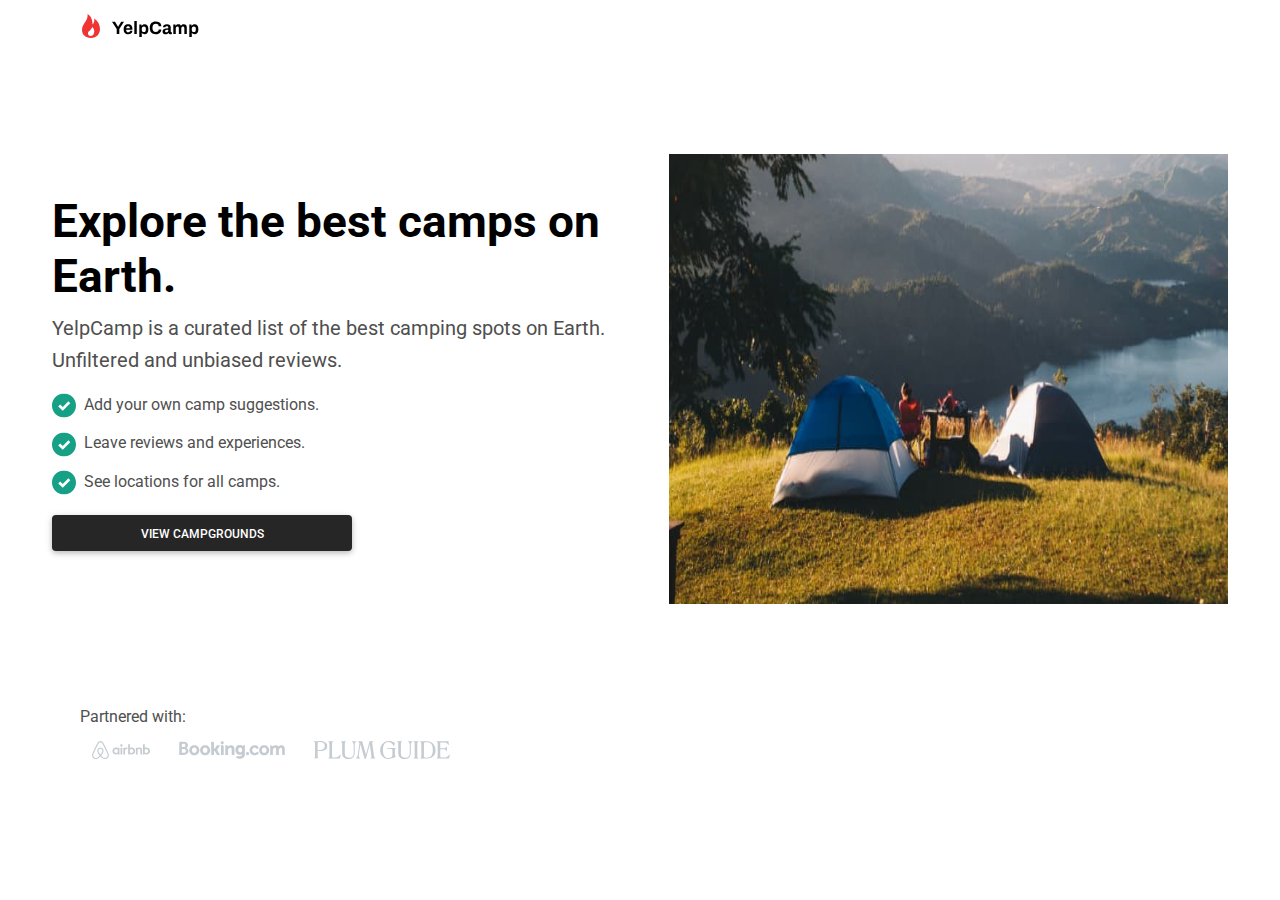
<file: index.html>
<!DOCTYPE html>
<html lang="en">
  <head>
    <meta charset="UTF-8" />
    <meta name="viewport" content="width=device-width, initial-scale=1, shrink-to-fit=no" />
    <meta http-equiv="x-ua-compatible" content="ie=edge" />
    <title>Landing Page</title>
    <link rel="stylesheet" href="https://cdnjs.cloudflare.com/ajax/libs/font-awesome/6.0.0/css/all.min.css"/>
    <link rel="stylesheet" href="https://fonts.googleapis.com/css2?family=Roboto:wght@300;400;500;700;900&display=swap"/>
    <link rel="stylesheet" href="css/mdb.min.css"/>
    <link rel="stylesheet" href="/css/landing.css">
    <script defer src="/js/landing.js"></script>
    
    
  </head>
  <body>
    <div class="wrapper">
        <div class="content">
            <div class="navigation">
                <nav class="navbar navbar-expand-xxl">
                    <div class="container">
                        <a class="navbar-brand me-2" href="index.html"><img src="/img/Assets/Logo.svg"
                            alt="Logo"/>
                        </a>
                    </div>
                </nav>
            
                     
                <div class="container-fluid">
                    
                        

                    <div class="container-content">
                        <div id="loader">
                            <img src="/img/Assets/loader.gif" alt="Loader">
                        </div>  
                        <div class="flex-right">
                            <div class="banner">
                                <img src="/img/Assets/Hero Image (Tablet and Mobile).jpg" alt="Banner Image">
                            </div>
                        </div>

                        <div class="flex-left">
                            <div class="desc">
                                <h1>Explore the best camps on Earth.</h1>
                                <p>YelpCamp is a curated list of the best camping spots on Earth. Unfiltered and unbiased reviews.</p>
                            </div>
        
                            <div class="links">
                                <div class="desc-links">
                                    <span><img src="/img/Assets/Checkmark.svg" alt="Checkmark">&nbsp; Add your own camp suggestions.</span>
                                    <span><img src="/img/Assets/Checkmark.svg" alt="Checkmark">&nbsp; Leave reviews and experiences.</span>
                                    <span><img src="/img/Assets/Checkmark.svg" alt="Checkmark">&nbsp; See locations for all camps.</span>
                                </div>
                                <div class="view-btn">
                                   <a href="#" class="camp-btn"><button type="button" class="btn btn-dark" data-mdb-ripple-color="dark">View Campgrounds</button></a> 
                                </div>
                            </div>
                        </div>
                    </div>
                    

                    <div class="footer">
                        <span>Partnered with:</span>
                        <div class="social">
                            <img src="/img/Assets/Airbnb.svg" alt="Airbnb Logo">
                            <img src="/img/Assets/Booking.svg" alt="Booking Logo">
                            <img src="/img/Assets/Plum Guide.svg" alt="Plum Guide Logo">
                        </div>
        
                    </div>
                </div>
                

            </div>
                
            
        </div>
    </div>

    <script type="text/javascript" src="js/mdb.min.js"></script>
    <!-- Custom scripts -->
    <script type="text/javascript"></script>
  </body>
</html>
</file>
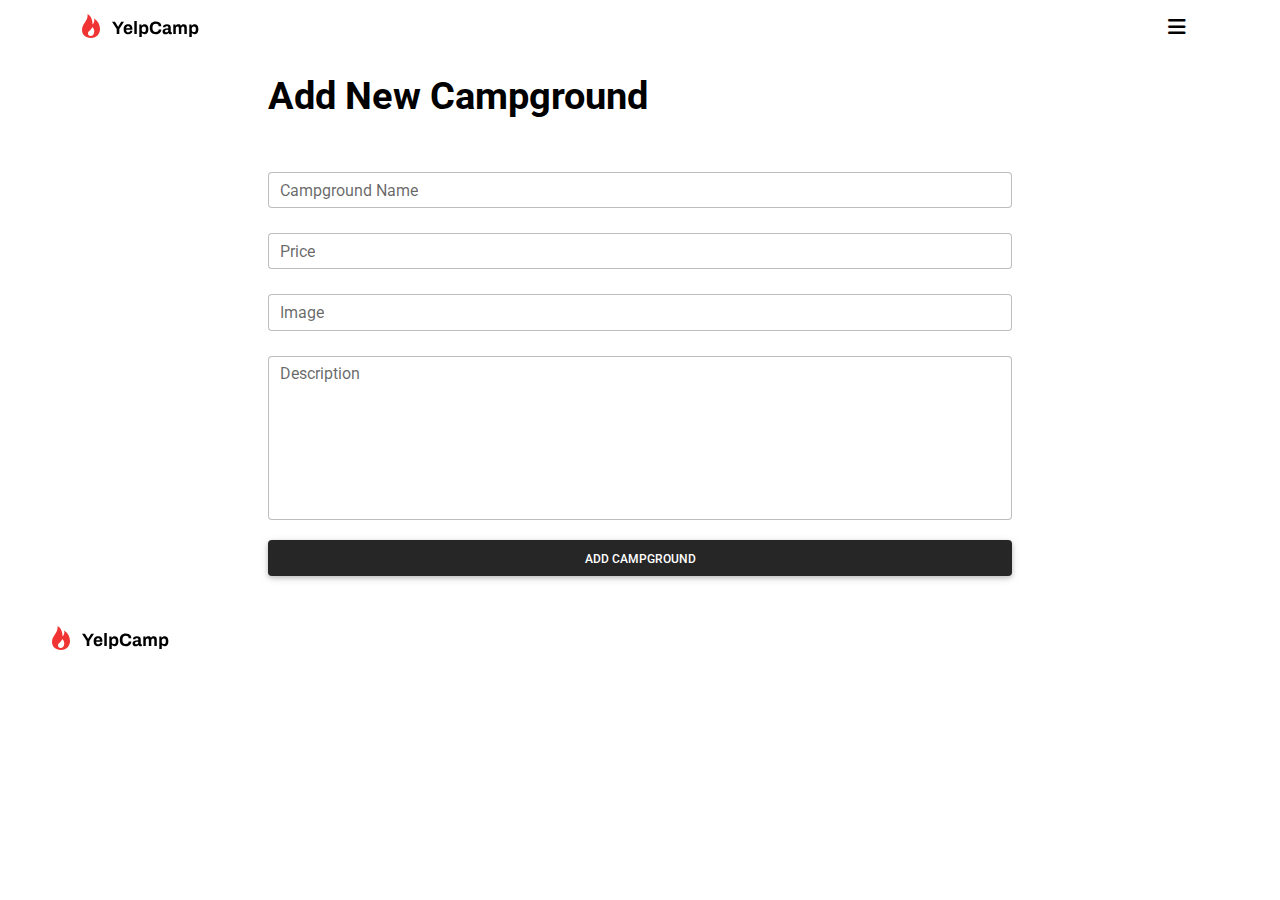
<file: addcampground.html>
<!DOCTYPE html>
<html lang="en">
  <head>
    <meta charset="UTF-8" />
    <meta name="viewport" content="width=device-width, initial-scale=1, shrink-to-fit=no" />
    <meta http-equiv="x-ua-compatible" content="ie=edge" />
    <title>Yelp Camp project</title>
    <link rel="stylesheet" href="https://cdnjs.cloudflare.com/ajax/libs/font-awesome/6.0.0/css/all.min.css"/>
    <link rel="stylesheet" href="https://fonts.googleapis.com/css2?family=Roboto:wght@300;400;500;700;900&display=swap"/>
    <link rel="stylesheet" href="css/mdb.min.css"/>
    <link rel="stylesheet" href="/css/addcampground.css">
    <script defer src="/js/app.js"></script>
    
  </head>
  <body>
    <div class="wrapper">
        <div class="content">
            <div class="navigation">
                <nav class="navbar navbar-expand-xxl">
                    <div class="container">
                        <a class="navbar-brand me-2" href="index.html"><img src="/img/Assets/Logo.svg"
                            alt="Logo"/>
                        </a>
            
                        <button class="navbar-toggler" type="button" data-mdb-toggle="collapse"
                            data-mdb-target="#navbarButtonsExample" aria-controls="navbarButtonsExample"
                            aria-expanded="false" aria-label="Toggle navigation">
                            <i class="fas fa-bars"></i>
                        </button>
                    
                        
                        <div class="collapse navbar-collapse" id="navbarButtonsExample">
                            <ul class="navbar-nav me-auto mb-2 mb-lg-0">
                                <li class="nav-item">
                                    <a class="nav-link" href="index.html">Home</a>
                                </li>
                            </ul>
                            
                            <div class="d-flex align-items-center">
                                <ul class="navbar-nav me-auto mb-2 mb-lg-0">
                                    <li class="nav-item">
                                        <a class="nav-link" href="#"><strong>johndoe</strong></a>
                                    </li>
                                </ul>

                                <ul class="navbar-nav me-auto mb-2 mb-lg-0">
                                    <li class="nav-item">
                                        <a class="nav-link" href="loggedin.html">Logout</a>
                                    </li>
                                </ul>
                            </div>
                        </div>
                    </div>
                </nav>
                
            
                        
                    
                        
                        
                           
                            
                                

                        
                <div class="container-fluid">
                    <div class="container-content">
                        
                        <div class="desc">
                            <h1>Add New Campground</h1>
                        </div>
                            
    
                        <div class="login-form">
                            <div class="form-input">
                                <div class="form-outline">
                                    <input type="text" id="typeText" class="form-control" placeholder="Campground Name" required/>
                                    <label class="form-label" for="typeText">Campground Name</label>
                                </div>

                                <div class="form-outline">
                                    <input type="number" id="typeNumber" class="form-control" placeholder="$149" required/>
                                    <label class="form-label" for="typePassword">Price</label>
                                </div>

                                <div class="form-outline">
                                    <input type="url" id="typeURL" class="form-control" placeholder="www.thepinoytraveler.com/2018/0..." />
                                    <label class="form-label" for="typeURL">Image</label>
                                </div>

                                <div class="form-outline">
                                    <textarea class="form-control" id="textAreaExample" rows="6" placeholder="The Seven Sisters is the 39th tallest waterfall in Norway. The 410-metre tall waterfall consists of seven seperate streams, and the tallest of the seven has a free fall that measures 250metres. the waterfall is located along the Geirangerfjorden in Stranda Municipality in Møre og Romsdal county, norway"></textarea>
                                    <label class="form-label" for="textAreaExample">Description</label>
                                  </div>
                                    
                                    
                                <div class="addcamp-btn">
                                    <a href="search.html"><button type="button" class="btn btn-dark" data-mdb-ripple-color="dark">Add Campground</button></a>
                                </div>
                            </div>
                        </div>
                    </div>

                        
                            

                    
    
                </div>

                 



                        
                        



                
            </div>

            <div class="footer">
                <img src="/img/Assets/Logo.svg" alt="">
            </div> 
           
        </div>
    </div>




                        
    
                        
                        
                        
    
                        
                        
                        
    
                        

                    

                    

                                  
                                

                    



         
                

                            
                        
                    
                    
                
                
            




          



          

   

    
    <script type="text/javascript" src="js/mdb.min.js"></script>
    <!-- Custom scripts -->
    <script type="text/javascript"></script>
  </body>
</html>
</file>
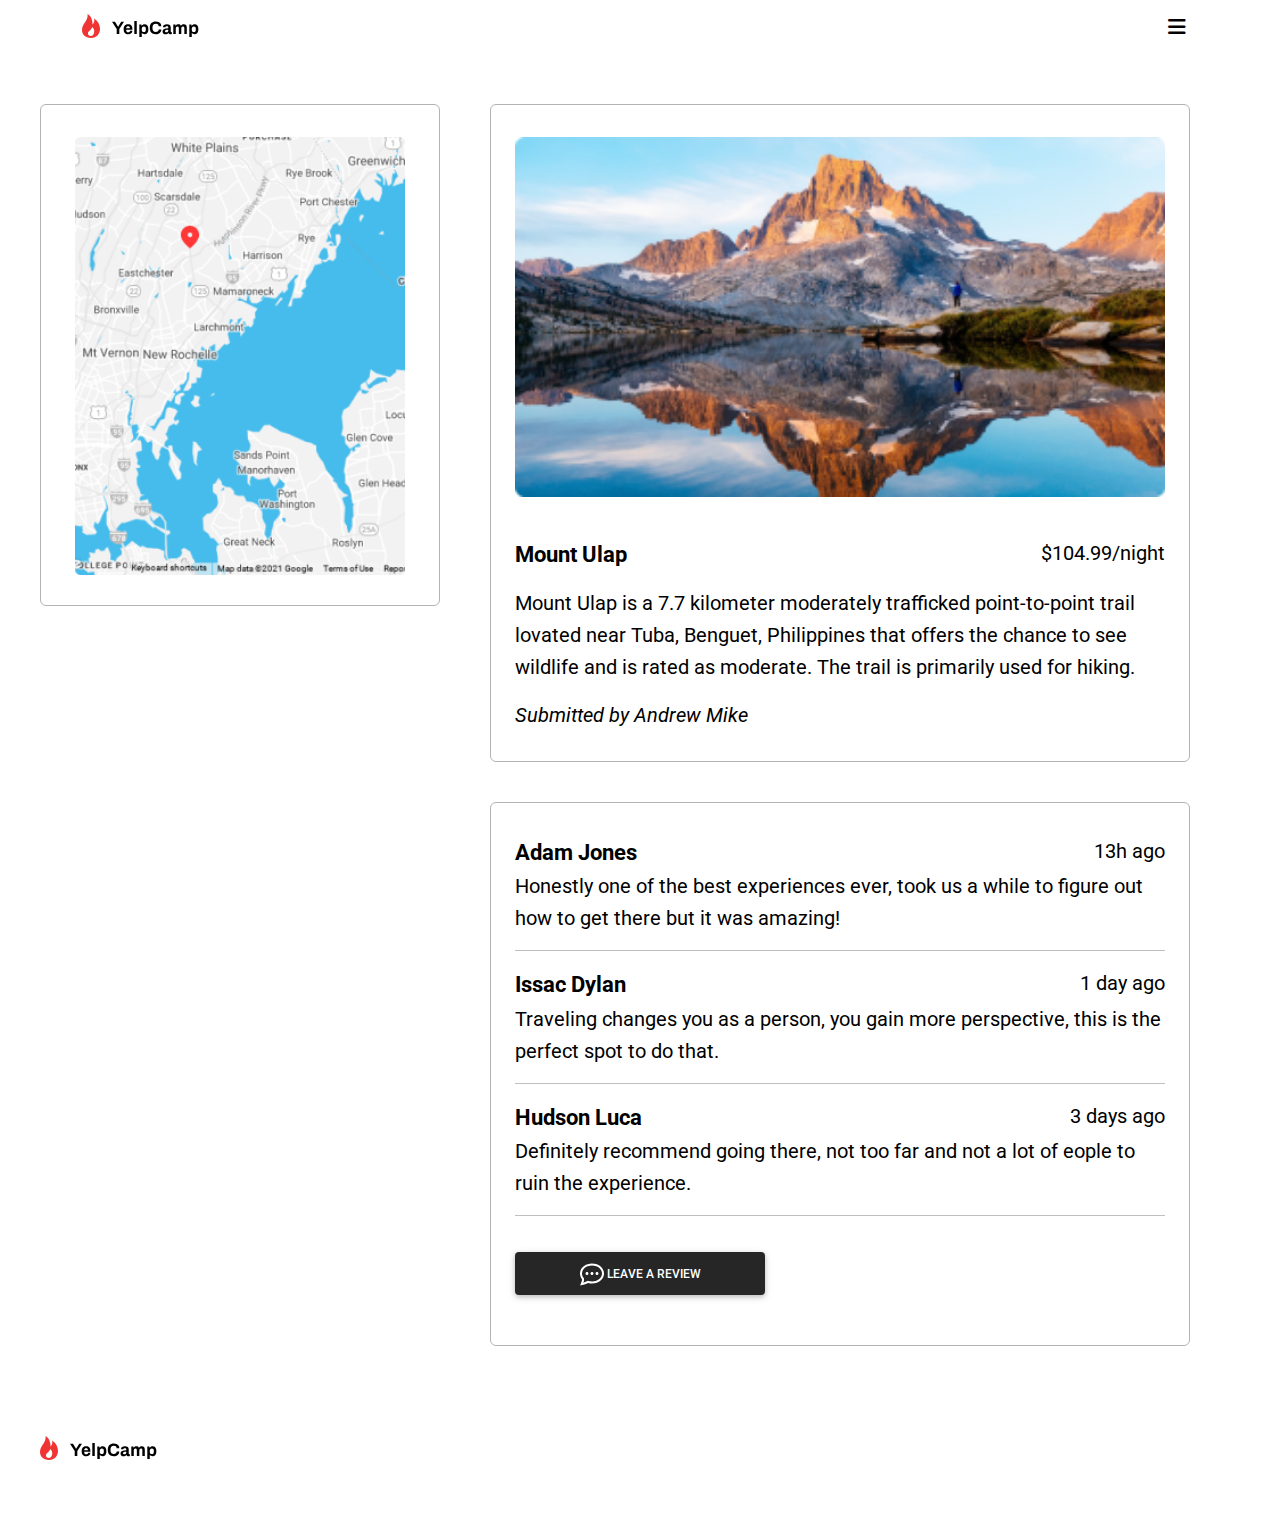
<file: individualcamp.html>
<!DOCTYPE html>
<html lang="en">
  <head>
    <meta charset="UTF-8" />
    <meta name="viewport" content="width=device-width, initial-scale=1, shrink-to-fit=no" />
    <meta http-equiv="x-ua-compatible" content="ie=edge"/>
    <title>Individual Campground Page</title>
    <link rel="stylesheet" href="https://cdnjs.cloudflare.com/ajax/libs/font-awesome/6.0.0/css/all.min.css"/>
    <link rel="stylesheet" href="https://fonts.googleapis.com/css2?family=Roboto:wght@300;400;500;700;900&display=swap"/>
    <link rel="stylesheet" href="css/mdb.min.css"/>
    <link rel="stylesheet" href="/css/individualcamp.css">
    <script defer src="/js/app.js"></script>
    
  </head>
  <body>
    <div class="wrapper">
        <div class="content">
            <div class="navigation">
                <nav class="navbar navbar-expand-xxl">
                    <div class="container">
                        <a class="navbar-brand me-2" href="index.html"><img src="/img/Assets/Logo.svg"
                            alt="Logo"/>
                        </a>
            
                        <button class="navbar-toggler" type="button" data-mdb-toggle="collapse"
                            data-mdb-target="#navbarButtonsExample" aria-controls="navbarButtonsExample"
                            aria-expanded="false" aria-label="Toggle navigation">
                            <i class="fas fa-bars"></i>
                        </button>
                    
                        
                        <div class="collapse navbar-collapse" id="navbarButtonsExample">
                            <ul class="navbar-nav me-auto mb-2 mb-lg-0">
                                <li class="nav-item">
                                    <a class="nav-link" href="index.html">Home</a>
                                </li>
                            </ul>
                            
                            <div class="d-flex align-items-center">
                                <ul class="navbar-nav me-auto mb-2 mb-lg-0">
                                    <li class="nav-item">
                                        <a class="nav-link" href="#"><strong>johndoe</strong></a>
                                    </li>
                                </ul>

                                <ul class="navbar-nav me-auto mb-2 mb-lg-0">
                                    <li class="nav-item">
                                        <a class="nav-link" href="loggedin.html">Logout</a>
                                    </li>
                                </ul>
                            </div>
                        </div>
                    </div>
                </nav>
            </div>
            <div class="flex">
                <div class="flex-left">
                    <div class="container-fluid">
                        <div class="container-content">
                            <div class="camp">
                                <div class="ulap">
                                    <img src="/img/Assets/Camp Images/High Quality Images/Mount Ulap.png" alt="Mount Ulap">
                                </div>
                                <div class="title">
                                    <strong>Mount Ulap</strong>
                                    <span>$104.99/night</span>
                                </div>
                                <div class="camp-desc">
                                    <p>Mount Ulap is a 7.7 kilometer moderately trafficked point-to-point trail lovated near
                                        Tuba, Benguet, Philippines that offers the chance to see wildlife and is rated as moderate.
                                        The trail is primarily used for hiking.
                                    </p>
                                    <span><i>Submitted by Andrew Mike</i></span>
                                </div>
                            </div>
                        </div>
                    </div>
        
                    <div class="testimonial">
                        <div class="testimonial-content">
                            
                            <div class="user">
                                <strong>Adam Jones</strong>
                                <span>13h ago</span>
                            </div>
                            <div class="user-quote">
                                <p>Honestly one of the best experiences ever, took us a while to figure out how to get there but it was amazing!</p>
                            </div>
                            <hr>
                            
                            <div class="user">
                                <strong>Issac Dylan</strong>
                                <span>1 day ago</span>
                            </div>
                            <div class="user-quote">
                                <p>Traveling changes you as a person, you gain more perspective, this is the perfect spot to do that.</p>
                            </div>
                            <hr>
        
                            <div class="user">
                                <strong>Hudson Luca</strong>
                                <span>3 days ago</span>
                            </div>
                            <div class="user-quote">
                                <p>Definitely recommend going there, not too far and not a lot of eople to ruin the experience.</p>
                            </div>
                            <hr>
        
                            <div class="review-btn">
                                <a href="#"><button type="button" class="btn btn-dark" data-mdb-ripple-color="dark"><img src="/img/Assets/Chat Bubble.svg" alt="Char Bubble"> Leave a Review</button></a> 
                            </div>
                        </div>
                    </div>    
                </div>

                <div class="flex-right">
                    <div class="map">
                        <div class="map-content">
                            <img src="/img/Assets/Map.png" alt="Map" title="Map">
                        </div>
                    </div>
                </div>
                
            </div>

        </div>
            

            

            <div class="footer">
                <img src="/img/Assets/Logo.svg" alt="">
            </div>
        </div>

    </div>
            <script type="text/javascript" src="js/mdb.min.js"></script>
    <!-- Custom scripts -->
    <script type="text/javascript"></script>
  </body>
</html>
</file>
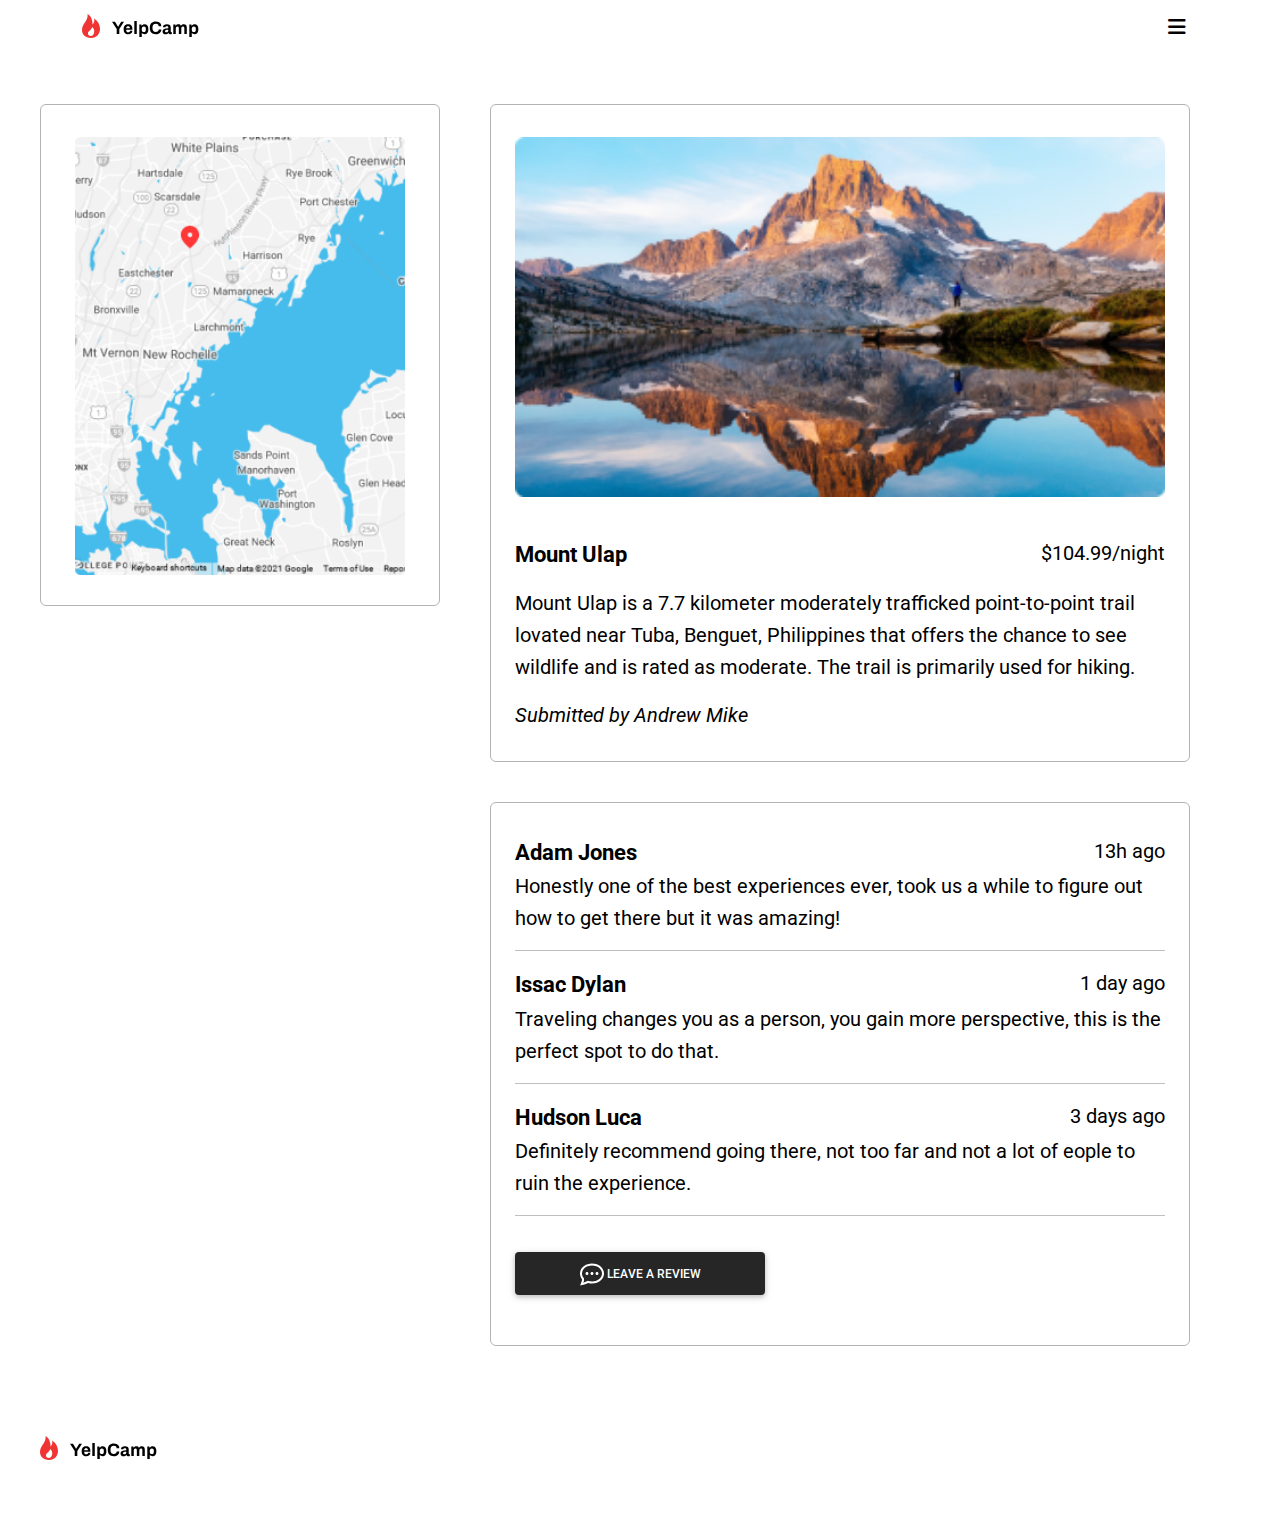
<file: individualcamploggedout.html>
<!DOCTYPE html>
<html lang="en">
  <head>
    <meta charset="UTF-8" />
    <meta name="viewport" content="width=device-width, initial-scale=1, shrink-to-fit=no" />
    <meta http-equiv="x-ua-compatible" content="ie=edge"/>
    <title>Individual Campground Page</title>
    <link rel="stylesheet" href="https://cdnjs.cloudflare.com/ajax/libs/font-awesome/6.0.0/css/all.min.css"/>
    <link rel="stylesheet" href="https://fonts.googleapis.com/css2?family=Roboto:wght@300;400;500;700;900&display=swap"/>
    <link rel="stylesheet" href="css/mdb.min.css"/>
    <link rel="stylesheet" href="/css/individualcamp.css">
    <script defer src="/js/app.js"></script>
    
  </head>
  <body>
    <div class="wrapper">
        <div class="content">
            <div class="navigation">
                <nav class="navbar navbar-expand-xxl">
                    <div class="container">
                        <a class="navbar-brand me-2" href="index.html"><img src="/img/Assets/Logo.svg"
                            alt="Logo"/>
                        </a>
            
                        <button class="navbar-toggler" type="button" data-mdb-toggle="collapse"
                            data-mdb-target="#navbarButtonsExample" aria-controls="navbarButtonsExample"
                            aria-expanded="false" aria-label="Toggle navigation">
                            <i class="fas fa-bars"></i>
                        </button>
                    
                        
                        <div class="collapse navbar-collapse" id="navbarButtonsExample">
                            <ul class="navbar-nav me-auto mb-2 mb-lg-0">
                                <li class="nav-item">
                                    <a class="nav-link" href="index.html">Home</a>
                                </li>
                            </ul>
                            
                            <div class="d-flex align-items-center">
                                <ul class="navbar-nav me-auto mb-2 mb-lg-0">
                                    <li class="nav-item">
                                        <a class="nav-link" href="signinpage.html"><strong>Login</strong></a>
                                    </li>
                                </ul>

                                <div class="form-link">
                                    <a href="signup.html"><button type="button" class="btn btn-dark" data-mdb-ripple-color="dark">Create an account </button></a>
                                </div>
                                    
                            </div>
                        </div>
                    </div>
                </nav>
            </div>
            <div class="flex">
                <div class="flex-left">
                    <div class="container-fluid">
                        <div class="container-content">
                            <div class="camp">
                                <div class="ulap">
                                    <img src="/img/Assets/Camp Images/High Quality Images/Mount Ulap.png" alt="Mount Ulap">
                                </div>
                                <div class="title">
                                    <strong>Mount Ulap</strong>
                                    <span>$104.99/night</span>
                                </div>
                                <div class="camp-desc">
                                    <p>Mount Ulap is a 7.7 kilometer moderately trafficked point-to-point trail lovated near
                                        Tuba, Benguet, Philippines that offers the chance to see wildlife and is rated as moderate.
                                        The trail is primarily used for hiking.
                                    </p>
                                    <span><i>Submitted by Andrew Mike</i></span>
                                </div>
                            </div>
                        </div>
                    </div>
        
                    <div class="testimonial">
                        <div class="testimonial-content">
                            
                            <div class="user">
                                <strong>Adam Jones</strong>
                                <span>13h ago</span>
                            </div>
                            <div class="user-quote">
                                <p>Honestly one of the best experiences ever, took us a while to figure out how to get there but it was amazing!</p>
                            </div>
                            <hr>
                            
                            <div class="user">
                                <strong>Issac Dylan</strong>
                                <span>1 day ago</span>
                            </div>
                            <div class="user-quote">
                                <p>Traveling changes you as a person, you gain more perspective, this is the perfect spot to do that.</p>
                            </div>
                            <hr>
        
                            <div class="user">
                                <strong>Hudson Luca</strong>
                                <span>3 days ago</span>
                            </div>
                            <div class="user-quote">
                                <p>Definitely recommend going there, not too far and not a lot of eople to ruin the experience.</p>
                            </div>
                            <hr>
        
                            <div class="review-btn">
                                <a href="signinpage.html"><button type="button" class="btn btn-dark" data-mdb-ripple-color="dark"><img src="/img/Assets/Chat Bubble.svg" alt="Chat Bubble"> Leave a Review</button></a> 
                            </div>
                        </div>
                    </div>    
                </div>

                <div class="flex-right">
                    <div class="map">
                        <div class="map-content">
                            <img src="/img/Assets/Map.png" alt="Map" title="Map">
                        </div>
                    </div>
                </div>
                
            </div>

        </div>
            

            

            <div class="footer">
                <img src="/img/Assets/Logo.svg" alt="">
            </div>
        </div>

    </div>
            <script type="text/javascript" src="js/mdb.min.js"></script>
    <!-- Custom scripts -->
    <script type="text/javascript"></script>
  </body>
</html>
</file>
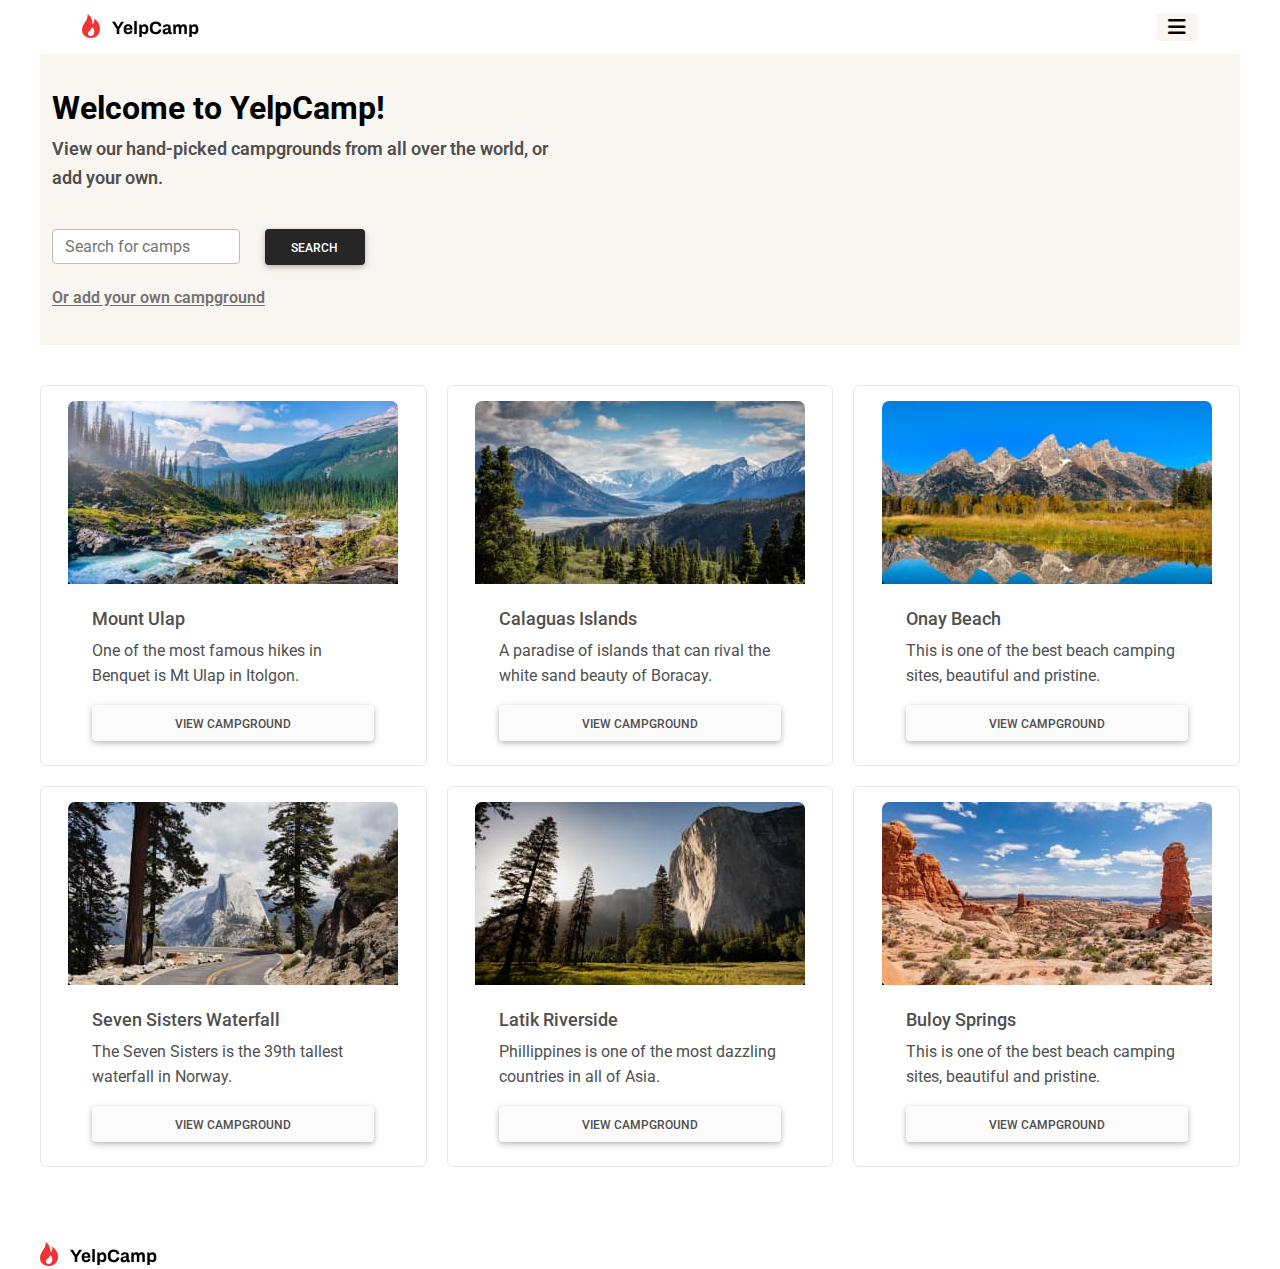
<file: loggedin.html>
<!DOCTYPE html>
<html lang="en">
  <head>
    <meta charset="UTF-8" />
    <meta name="viewport" content="width=device-width, initial-scale=1, shrink-to-fit=no" />
    <meta http-equiv="x-ua-compatible" content="ie=edge" />
    <title>Yelp Camp project</title>
    <link rel="stylesheet" href="https://cdnjs.cloudflare.com/ajax/libs/font-awesome/6.0.0/css/all.min.css"/>
    <link rel="stylesheet" href="https://fonts.googleapis.com/css2?family=Roboto:wght@300;400;500;700;900&display=swap"/>
    <link rel="stylesheet" href="css/mdb.min.css"/>
    <link rel="stylesheet" href="/css/loggedin.css">
    <script defer src="/js/app.js"></script>
    
  </head>
  <body>
    <div class="wrapper">
        <div class="content">
            <div class="navigation">
                <nav class="navbar navbar-expand-xxl">
                    <div class="container">
                        <a class="navbar-brand me-2" href="index.html"><img src="/img/Assets/Logo.svg"
                            alt="Logo"/>
                        </a>
            
                        <button class="navbar-toggler" type="button" data-mdb-toggle="collapse"
                            data-mdb-target="#navbarButtonsExample" aria-controls="navbarButtonsExample"
                            aria-expanded="false" aria-label="Toggle navigation">
                            <i class="fas fa-bars"></i>
                        </button>
                    
                        
                        <div class="collapse navbar-collapse" id="navbarButtonsExample">
                            <ul class="navbar-nav me-auto mb-2 mb-lg-0">
                                <li class="nav-item">
                                    <a class="nav-link" href="index.html">Home</a>
                                </li>
                            </ul>
                            
                            <div class="d-flex align-items-center">
                                <ul class="navbar-nav me-auto mb-2 mb-lg-0">
                                    <li class="nav-item">
                                        <a class="nav-link" href="signinpage.html"><strong>Login</strong></a>
                                    </li>
                                </ul>

                                <ul class="navbar-nav me-auto mb-2 mb-lg-0">
                                    <div class="create-btn">
                                        <a href="/signup.html"><button type="button" class="btn btn-dark" data-mdb-ripple-color="dark">Create an account</button></a>   
                                    </div>
                                </ul>
                            </div>
                        </div>
                    </div>
                </nav>
                <div class="container-fluid">
                    <div class="container-content">
                        <div class="desc">
                            <h1>Welcome to YelpCamp!</h1>
                            <p>View our hand-picked campgrounds from all over the world, or add your own.</p>
                        </div>
    
                        <div class="search-form">
                            <div class="form-input">
                                <div class="input-group rounded">
                                    <input type="search" class="form-control rounded" placeholder="Search for camps" aria-label="Search" aria-describedby="search-addon"/>
                                </div>
                                    
                                <div class="search-btn">
                                    <button type="button" class="btn btn-dark" data-mdb-ripple-color="dark">Search</button>
                                </div>
                            </div>

                            
                            <div class="form-link">
                                <a href="signinpage.html">Or add your own campground</a>
                            </div>
                        </div>
                    </div>
                </div>

                <div class="cards">
                    <div class="cards-content">
                        <div class="card-box">
                            <div class="card">
                                <img src="/img/Assets/Camp Images/Compressed Images/Mount Ulap.jpg" class="card-img-top" alt="Moun Ulap"/>
                                <div class="card-body">
                                  <h2 class="card-title">Mount Ulap</h2>
                                  <p class="card-text">One of the most famous hikes in Benquet is Mt Ulap in Itolgon.</p>
                                  <a href="individualcamploggedout.html"><button type="button" class="btn btn-light" data-mdb-ripple-color="dark">View Campground</button></a>
                                </div>
                            </div>

                        </div>
                        
                        <div class="card-box">
                            <div class="card">
                                <img src="/img/Assets/Camp Images/Compressed Images/Calaguas Island.jpg" class="card-img-top" alt="Calaguas Islands"/>
                                <div class="card-body">
                                  <h2 class="card-title">Calaguas Islands</h2>
                                  <p class="card-text">A paradise of islands that can rival the white sand beauty of Boracay.</p>
                                  <a href="individualcamploggedout.html"><button type="button" class="btn btn-light" data-mdb-ripple-color="dark">View Campground</button></a>
                                </div>
                            </div>
                        </div>

                        <div class="card-box">
                            <div class="card">
                                <img src="/img/Assets/Camp Images/Compressed Images/Onay Beach.jpg" class="card-img-top" alt="Onay Beach"/>
                                <div class="card-body">
                                  <h2 class="card-title">Onay Beach</h2>
                                  <p class="card-text">This is one of the best beach camping sites, beautiful and pristine.</p>
                                  <a href="individualcamploggedout.html"><button type="button" class="btn btn-light" data-mdb-ripple-color="dark">View Campground</button></a>
                                </div>
                            </div>
                        </div>

                        <div class="card-box">
                            <div class="card">
                                <img src="/img/Assets/Camp Images/Compressed Images/Seven Sisters Waterfall.jpg" class="card-img-top" alt="Seven Sisters Waterfall"/>
                                <div class="card-body">
                                  <h2 class="card-title">Seven Sisters Waterfall</h2>
                                  <p class="card-text">The Seven Sisters is the 39th tallest waterfall in Norway.</p>
                                  <a href="individualcamploggedout.html"><button type="button" class="btn btn-light" data-mdb-ripple-color="dark">View Campground</button></a>
                                </div>
                            </div>
                        </div>

                        <div class="card-box">
                            <div class="card">
                                <img src="/img/Assets/Camp Images/Compressed Images/Latik Riverside.jpg" class="card-img-top" alt="Latik Riverside"/>
                                <div class="card-body">
                                  <h2 class="card-title">Latik Riverside</h2>
                                  <p class="card-text">Phillippines is one of the most dazzling countries in all of Asia.</p>
                                  <a href="individualcamploggedout.html"><button type="button" class="btn btn-light" data-mdb-ripple-color="dark">View Campground</button></a>
                                </div>
                            </div>
                        </div>

                        <div class="card-box">
                            <div class="card">
                                <img src="/img/Assets/Camp Images/Compressed Images/Buloy Springs.jpg" class="card-img-top" alt="Buloy Springs"/>
                                <div class="card-body">
                                  <h2 class="card-title">Buloy Springs</h2>
                                  <p class="card-text">This is one of the best beach camping sites, beautiful and pristine.</p>
                                  <a href="individualcamploggedout.html"><button type="button" class="btn btn-light" data-mdb-ripple-color="dark">View Campground</button></a>
                                </div>
                            </div>
                        </div>
                    </div>
                </div>
            </div>
            <div class="footer">
                <img src="/img/Assets/Logo.svg" alt="Logo">
            </div>
        </div>
    </div>




                        
    
                        
                        
                        
    
                        
                        
                        
    
                        

                    

                    

                                  
                                

                    



         
                

                            
                        
                    
                    
                
                
            




          



          

   

    
    <script type="text/javascript" src="js/mdb.min.js"></script>
    <!-- Custom scripts -->
    <script type="text/javascript"></script>
  </body>
</html>
</file>
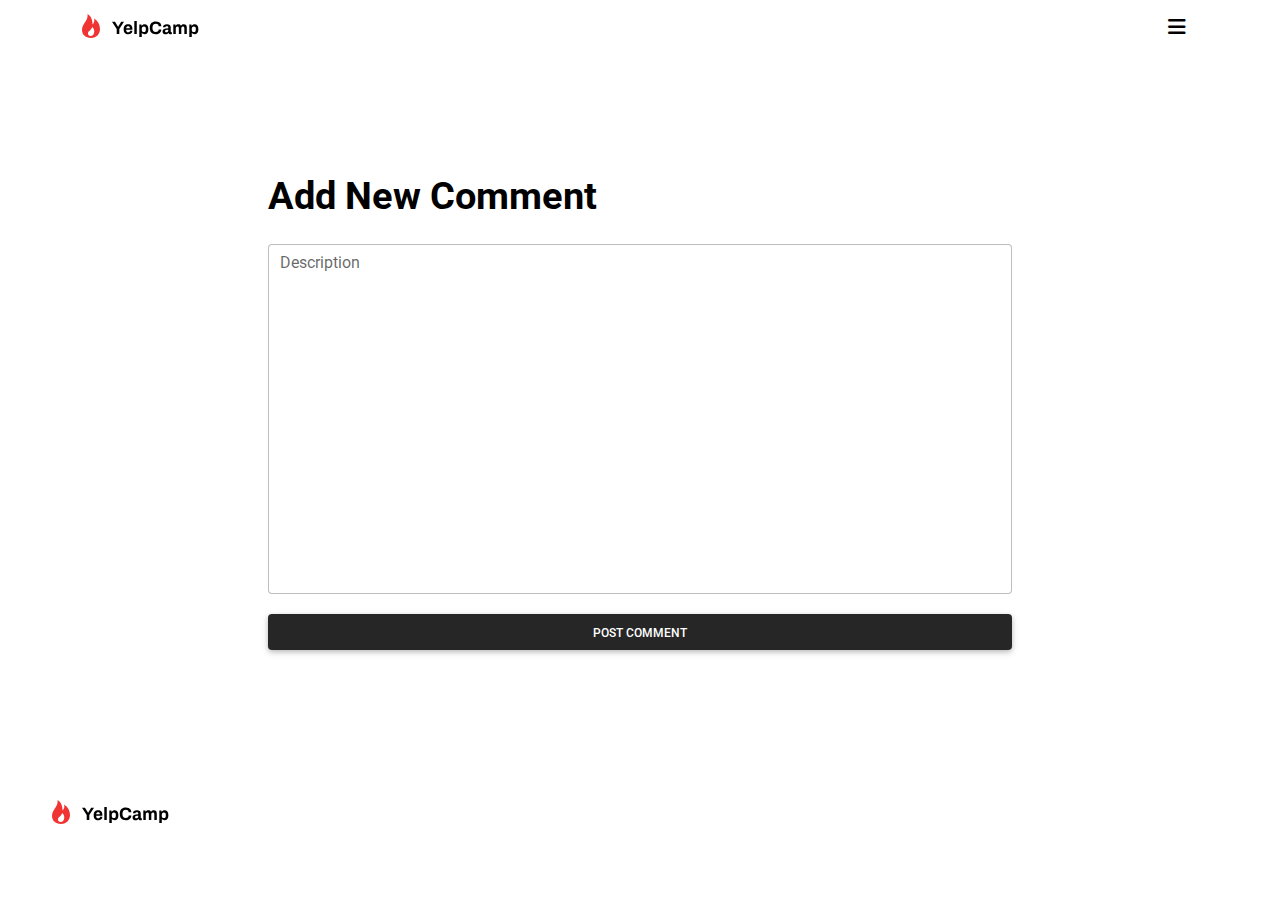
<file: review.html>
<!DOCTYPE html>
<html lang="en">
  <head>
    <meta charset="UTF-8" />
    <meta name="viewport" content="width=device-width, initial-scale=1, shrink-to-fit=no" />
    <meta http-equiv="x-ua-compatible" content="ie=edge" />
    <title>Add Campground</title>
    <link rel="stylesheet" href="https://cdnjs.cloudflare.com/ajax/libs/font-awesome/6.0.0/css/all.min.css"/>
    <link rel="stylesheet" href="https://fonts.googleapis.com/css2?family=Roboto:wght@300;400;500;700;900&display=swap"/>
    <link rel="stylesheet" href="css/mdb.min.css"/>
    <link rel="stylesheet" href="/css/review.css">
    
    
  </head>
  <body>
    <div class="wrapper">
        <div class="content">
            <div class="navigation">
                <nav class="navbar navbar-expand-xxl">
                    <div class="container">
                        <a class="navbar-brand me-2" href="index.html"><img src="/img/Assets/Logo.svg"
                            alt="Logo"/>
                        </a>
            
                        <button class="navbar-toggler" type="button" data-mdb-toggle="collapse"
                            data-mdb-target="#navbarButtonsExample" aria-controls="navbarButtonsExample"
                            aria-expanded="false" aria-label="Toggle navigation">
                            <i class="fas fa-bars"></i>
                        </button>
                    
                        
                        <div class="collapse navbar-collapse" id="navbarButtonsExample">
                            <ul class="navbar-nav me-auto mb-2 mb-lg-0">
                                <li class="nav-item">
                                    <a class="nav-link" href="index.html">Home</a>
                                </li>
                            </ul>
                            
                            <div class="d-flex align-items-center">
                                <ul class="navbar-nav me-auto mb-2 mb-lg-0">
                                    <li class="nav-item">
                                        <a class="nav-link" href="#"><strong>johndoe</strong></a>
                                    </li>
                                </ul>

                                <ul class="navbar-nav me-auto mb-2 mb-lg-0">
                                    <li class="nav-item">
                                        <a class="nav-link" href="loggedin.html">Logout</a>
                                    </li>
                                </ul>
                            </div>
                        </div>
                    </div>
                </nav>
                <div class="container-fluid">
                    <div class="container-content">
                        <div class="desc">
                            <h1>Add New Comment</h1>
                        </div>
                        
                        <div class="review-form">
                            <div class="form-outline">
                                <textarea class="form-control" id="textAreaExample" rows="6" placeholder="This was probably the best camp i've visted this past year, definitely recommend visiting any time soon."></textarea>
                                <label class="form-label" for="textAreaExample">Description</label>
                            </div>
                        </div>

                        <div class="comment-btn">
                            <a href="search.html"><button type="button" class="btn btn-dark" data-mdb-ripple-color="dark">Post Comment</button></a>
                        </div>
                    </div>
                </div>

                
            </div>
            <div class="footer">
                <img src="/img/Assets/Logo.svg" alt="">
            </div>
        </div>
    </div>




                        
    
                        
                        
                        
    
                        
                        
                        
    
                        

                    

                    

                                  
                                

                    



         
                

                            
                        
                    
                    
                
                
            




          



          

   

    
    <script type="text/javascript" src="js/mdb.min.js"></script>
    <!-- Custom scripts -->
    <script type="text/javascript"></script>
  </body>
</html>
</file>
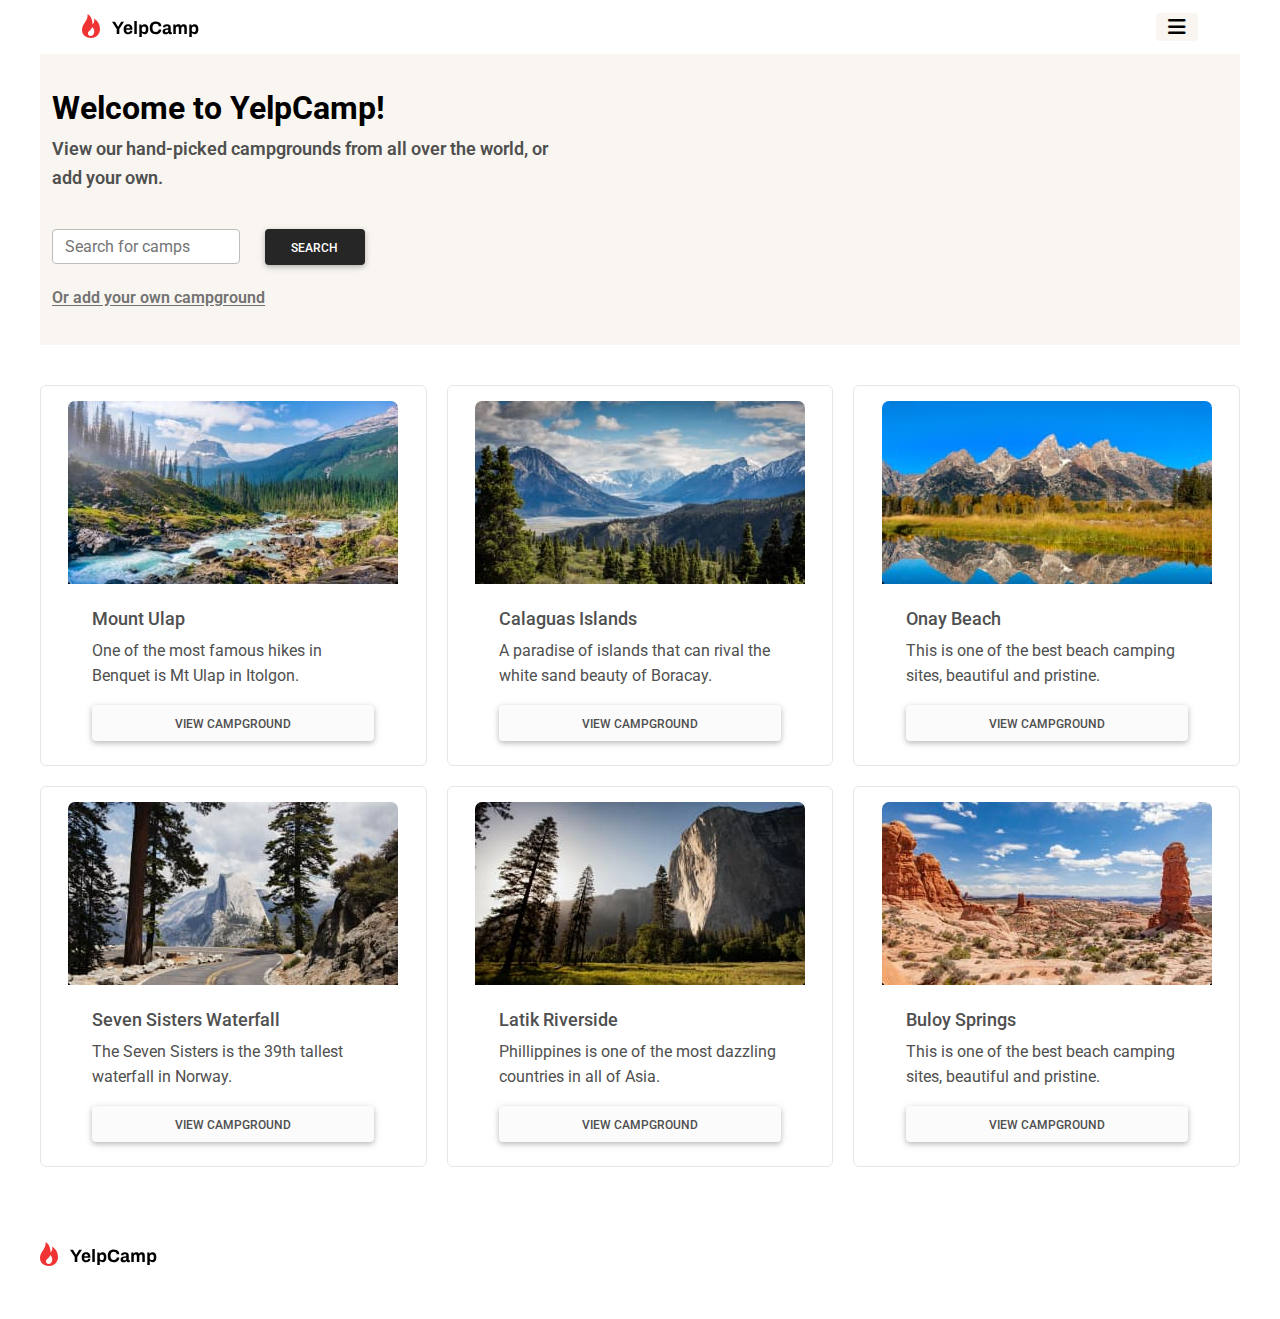
<file: search.html>
<!DOCTYPE html>
<html lang="en">
  <head>
    <meta charset="UTF-8" />
    <meta name="viewport" content="width=device-width, initial-scale=1, shrink-to-fit=no" />
    <meta http-equiv="x-ua-compatible" content="ie=edge" />
    <title>Search Page</title>
    <link rel="stylesheet" href="https://cdnjs.cloudflare.com/ajax/libs/font-awesome/6.0.0/css/all.min.css"/>
    <link rel="stylesheet" href="https://fonts.googleapis.com/css2?family=Roboto:wght@300;400;500;700;900&display=swap"/>
    <link rel="stylesheet" href="css/mdb.min.css"/>
    <link rel="stylesheet" href="/css/search.css">
    <script defer src="/js/search.js"></script>
    
    
  </head>
  <body>
    <div class="wrapper">
        <div class="content">
            <div class="navigation">
                <nav class="navbar navbar-expand-xxl">
                    <div class="container">
                        <a class="navbar-brand me-2" href="index.html"><img src="/img/Assets/Logo.svg"
                            alt="Logo"/>
                        </a>
            
                        <button class="navbar-toggler" type="button" data-mdb-toggle="collapse"
                            data-mdb-target="#navbarButtonsExample" aria-controls="navbarButtonsExample"
                            aria-expanded="false" aria-label="Toggle navigation">
                            <i class="fas fa-bars"></i>
                        </button>
                    
                        
                        <div class="collapse navbar-collapse" id="navbarButtonsExample">
                            <ul class="navbar-nav me-auto mb-2 mb-lg-0">
                                <li class="nav-item">
                                    <a class="nav-link" href="index.html">Home</a>
                                </li>
                            </ul>
                            
                            <div class="d-flex align-items-center">
                                <ul class="navbar-nav me-auto mb-2 mb-lg-0">
                                    <li class="nav-item">
                                        <a class="nav-link" href="#"><strong>johndoe</strong></a>
                                    </li>
                                </ul>

                                <ul class="navbar-nav me-auto mb-2 mb-lg-0">
                                    <li class="nav-item">
                                        <a class="nav-link" href="loggedin.html">Logout</a>
                                    </li>
                                </ul>
                            </div>
                        </div>
                    </div>
                </nav>
                <div class="container-fluid">
                    <div class="container-content">
                        <div class="desc">
                            <h1>Welcome to YelpCamp!</h1>
                            <p>View our hand-picked campgrounds from all over the world, or add your own.</p>
                        </div>
    
                        <div class="search-form">
                            <div class="form-input">
                                <div class="input-group rounded">
                                    <input type="search" class="form-control rounded" id="search" onkeyup="myfunction()" placeholder="Search for camps" aria-label="Search" aria-describedby="search-addon"/>
                                </div>
                                    
                                <div class="search-btn">
                                    <button type="button" class="btn btn-dark" data-mdb-ripple-color="dark">Search</button>
                                </div>
                            </div>

                            
                            <div class="form-link">
                                <a href="addcampground.html">Or add your own campground</a>
                            </div>
                        </div>
                    </div>
                </div>

                <div class="cards">
                    <div class="cards-content">
                        <div class="card-box">
                            <div class="card">
                                <img src="/img/Assets/Camp Images/Compressed Images/Mount Ulap.jpg" class="card-img-top" alt="Moun Ulap"/>
                                <div class="card-body">
                                  <h2 class="card-title">Mount Ulap</h2>
                                  <p class="card-text">One of the most famous hikes in Benquet is Mt Ulap in Itolgon.</p>
                                  <a href="individualcamp.html"><button type="button" class="btn btn-light" data-mdb-ripple-color="dark">View Campground</button></a>
                                </div>
                            </div>

                        </div>
                        
                        <div class="card-box">
                            <div class="card">
                                <img src="/img/Assets/Camp Images/Compressed Images/Calaguas Island.jpg" class="card-img-top" alt="Calaguas Islands"/>
                                <div class="card-body">
                                  <h2 class="card-title">Calaguas Islands</h2>
                                  <p class="card-text">A paradise of islands that can rival the white sand beauty of Boracay.</p>
                                  <a href="individualcamp.html"><button type="button" class="btn btn-light" data-mdb-ripple-color="dark">View Campground</button></a>
                                </div>
                            </div>
                        </div>

                        <div class="card-box">
                            <div class="card">
                                <img src="/img/Assets/Camp Images/Compressed Images/Onay Beach.jpg" class="card-img-top" alt="Onay Beach"/>
                                <div class="card-body">
                                  <h2 class="card-title">Onay Beach</h2>
                                  <p class="card-text">This is one of the best beach camping sites, beautiful and pristine.</p>
                                  <a href="individualcamp.html"><button type="button" class="btn btn-light" data-mdb-ripple-color="dark">View Campground</button></a>
                                </div>
                            </div>
                        </div>

                        <div class="card-box">
                            <div class="card">
                                <img src="/img/Assets/Camp Images/Compressed Images/Seven Sisters Waterfall.jpg" class="card-img-top" alt="Seven Sisters Waterfall"/>
                                <div class="card-body">
                                  <h2 class="card-title">Seven Sisters Waterfall</h2>
                                  <p class="card-text">The Seven Sisters is the 39th tallest waterfall in Norway.</p>
                                  <a href="individualcamp.html"><button type="button" class="btn btn-light" data-mdb-ripple-color="dark">View Campground</button></a>
                                </div>
                            </div>
                        </div>

                        <div class="card-box">
                            <div class="card">
                                <img src="/img/Assets/Camp Images/Compressed Images/Latik Riverside.jpg" class="card-img-top" alt="Latik Riverside"/>
                                <div class="card-body">
                                  <h2 class="card-title">Latik Riverside</h2>
                                  <p class="card-text">Phillippines is one of the most dazzling countries in all of Asia.</p>
                                  <a href="individualcamp.html"><button type="button" class="btn btn-light" data-mdb-ripple-color="dark">View Campground</button></a>
                                </div>
                            </div>
                        </div>

                        <div class="card-box">
                            <div class="card">
                                <img src="/img/Assets/Camp Images/Compressed Images/Buloy Springs.jpg" class="card-img-top" alt="Buloy Springs"/>
                                <div class="card-body">
                                  <h2 class="card-title">Buloy Springs</h2>
                                  <p class="card-text">This is one of the best beach camping sites, beautiful and pristine.</p>
                                  <a href="individualcamp.html"><button type="button" class="btn btn-light" data-mdb-ripple-color="dark">View Campground</button></a>
                                </div>
                            </div>
                        </div>
                    </div>
                </div>
            </div>
            <div class="footer">
                <img src="/img/Assets/Logo.svg" alt="Logo">
            </div>
        </div>
    </div>




                        
    
                        
                        
                        
    
                        
                        
                        
    
                        

                    

                    

                                  
                                

                    



         
                

                            
                        
                    
                    
                
                
            




          



          

   

    
    <script type="text/javascript" src="js/mdb.min.js"></script>
    <!-- Custom scripts -->
    <script type="text/javascript"></script>
  </body>
</html>
</file>
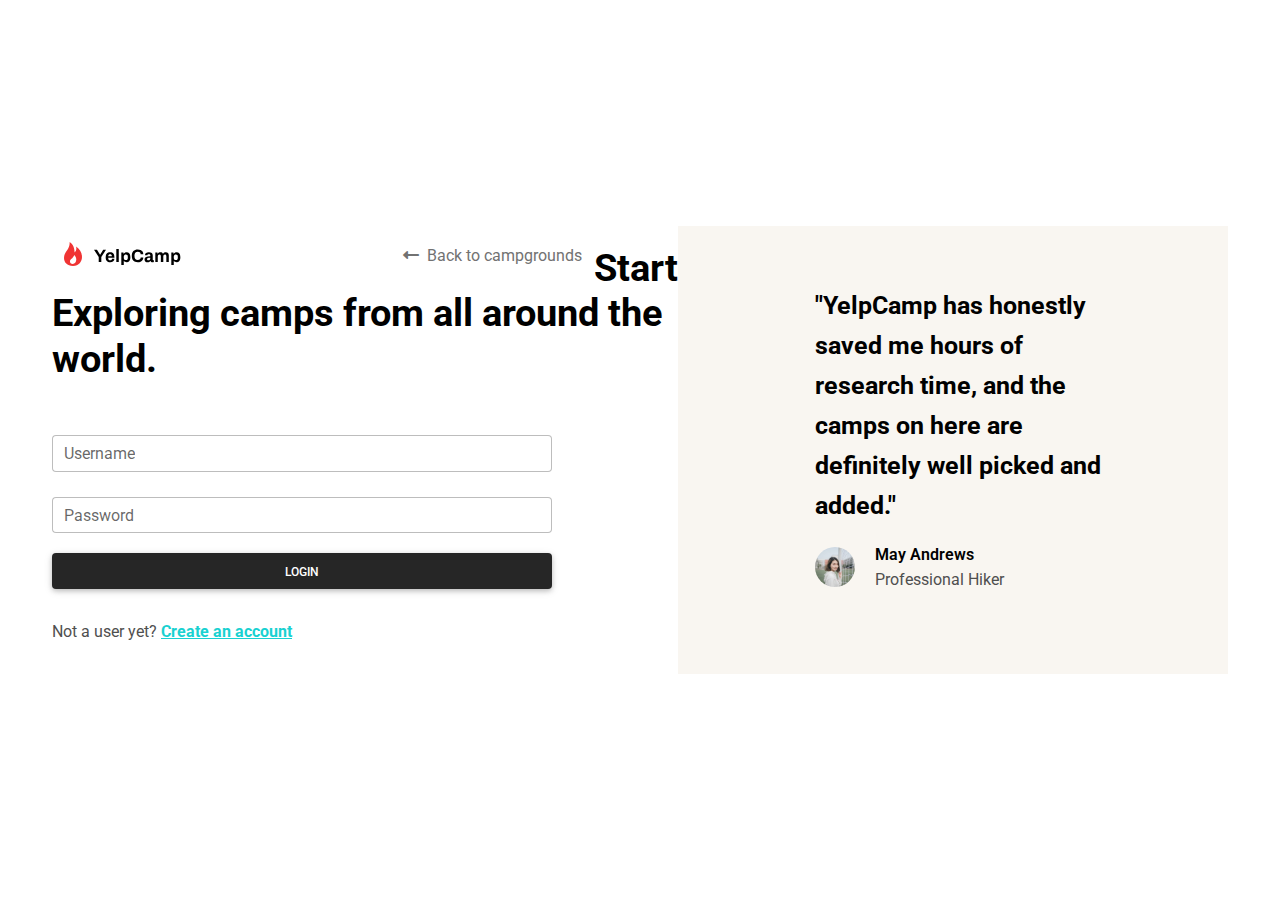
<file: signinpage.html>
<!DOCTYPE html>
<html lang="en">
  <head>
    <meta charset="UTF-8" />
    <meta name="viewport" content="width=device-width, initial-scale=1, shrink-to-fit=no" />
    <meta http-equiv="x-ua-compatible" content="ie=edge" />
    <title>Yelp Camp project</title>
    <link rel="stylesheet" href="https://cdnjs.cloudflare.com/ajax/libs/font-awesome/6.0.0/css/all.min.css"/>
    <link rel="stylesheet" href="https://fonts.googleapis.com/css2?family=Roboto:wght@300;400;500;700;900&display=swap"/>
    <link rel="stylesheet" href="css/mdb.min.css"/>
    <link rel="stylesheet" href="/css/signinpage.css">
    <script defer src="/js/app.js"></script>
    
  </head>
  <body>
    <div class="wrapper">
        <div class="content">
            <div class="navigation">
                
                <div class="container-fluid">
                    <div id="loader">
                        <img src="/img/Assets/loader.gif" alt="Loader">
                    </div>
                    <div class="container-content">
                        
                        <nav class="navbar navbar-expand-xxl">
                            <div class="container">
                                <a class="navbar-brand me-2" href="index.html"><img src="/img/Assets/Logo.svg"
                                    alt="Logo"/>
                                </a>
                                <div class="d-flex align-items-center">
                                    <ul class="navbar-nav ms-auto">
                                        <li class="nav-item">
                                            
                                            <a class="nav-link" href="loggedin.html"><i class="fas fa-long-arrow-alt-left"></i>&nbsp; Back to campgrounds</a>
                                        </li>
                                    </ul>
                                </div>
                            </div>
                        </nav>
                          
                        <div class="desc">
                            <h1>Start Exploring camps from all around the world.</h1>
                        </div>
                            
    
                        <div class="login-form">
                            <div class="form-input">
                                <form action="search.html" method="get" id="form">
                                    <div class="form-outline">
                                        <input type="text" id="typeText" class="form-control" required/>
                                        <label class="form-label" for="typeText">Username</label>
                                    </div>

                                    <div class="form-outline">
                                        <input type="password" id="typePassword" class="form-control" required/>
                                        <label class="form-label" for="typePassword">Password</label>
                                    </div>
                                        
                                        
                                    <div class="login-btn">
                                        <a href="#"><button type="button" class="btn btn-dark" data-mdb-ripple-color="dark">Login</button></a>
                                    </div>
                                </form>
                            </div>

                            
                            <div class="form-link">
                                <span>Not a user yet?</span>
                                <a href="signup.html">Create an account</a>
                            </div>
                        </div>
                    </div>

                    <div class="testimonial">
                        <div class="testimonial-content">
                            <div class="user-testimonial">
                                <h1><blockquote>"YelpCamp has honestly saved me hours of research time, and the camps on here are 
                                    definitely well picked and added."</blockquote></h1>
                            </div>
    
                            <div class="user-avatar">
                                <div class="avatar">
                                    <img src="/img/Assets/User Testimonial.svg" alt="user Avatar">
                                </div>
                                <div class="user-role">
                                    <strong>May Andrews</strong>
                                    <span>Professional Hiker</span>
                                </div>
                            </div>
                        </div>
                    </div>
    
                </div>

                



                        
                        



                
            </div>
           
        </div>
    </div>
                
            
                        
                    
                        
                        
                           
                            
                                

                        




                        
    
                        
                        
                        
    
                        
                        
                        
    
                        

                    

                    

                                  
                                

                    



         
                

                            
                        
                    
                    
                
                
            




          



          

   

    
    <script type="text/javascript" src="js/mdb.min.js"></script>
    <!-- Custom scripts -->
    <script type="text/javascript"></script>
  </body>
</html>
</file>
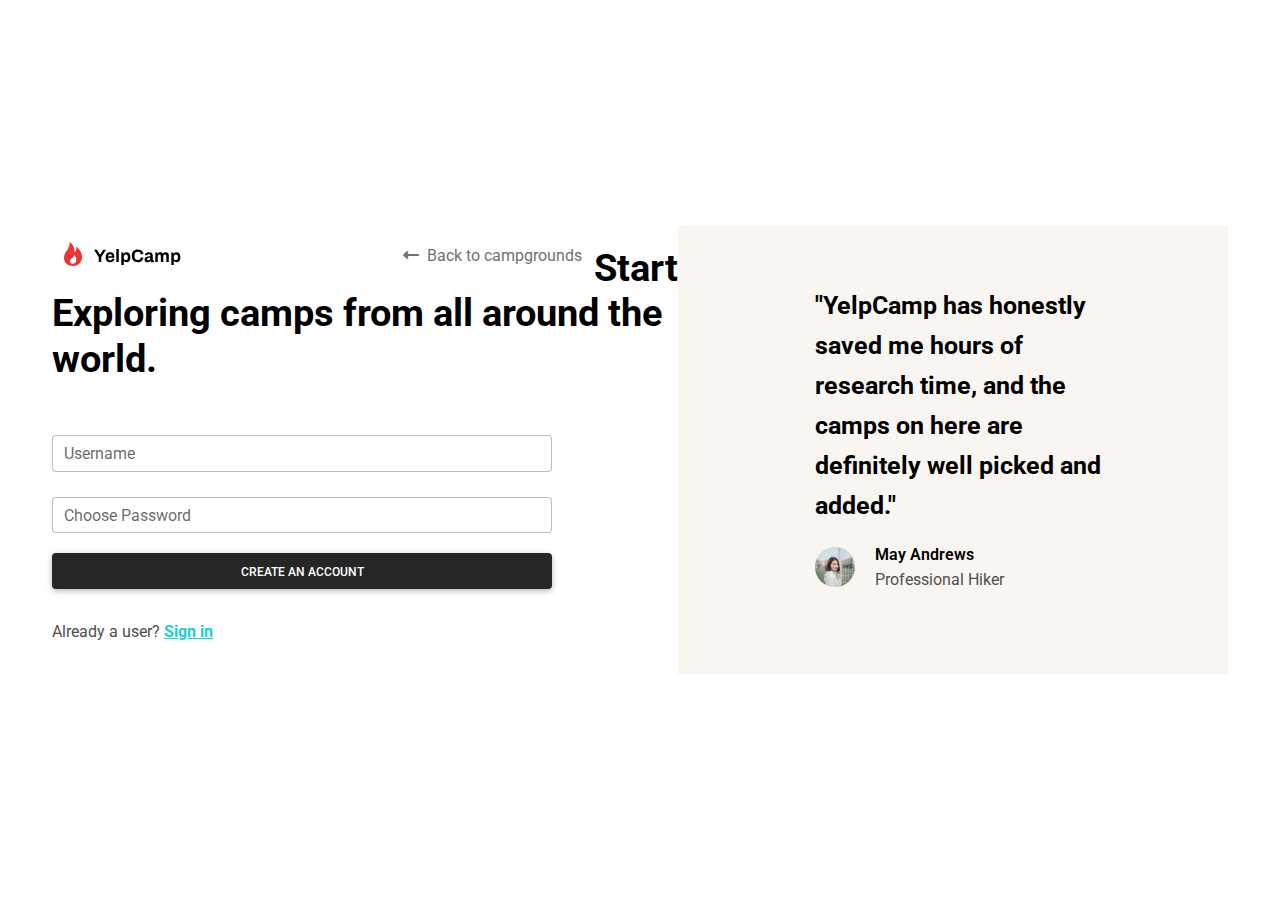
<file: signup.html>
<!DOCTYPE html>
<html lang="en">
  <head>
    <meta charset="UTF-8" />
    <meta name="viewport" content="width=device-width, initial-scale=1, shrink-to-fit=no" />
    <meta http-equiv="x-ua-compatible" content="ie=edge" />
    <title>Yelp Camp project</title>
    <link rel="stylesheet" href="https://cdnjs.cloudflare.com/ajax/libs/font-awesome/6.0.0/css/all.min.css"/>
    <link rel="stylesheet" href="https://fonts.googleapis.com/css2?family=Roboto:wght@300;400;500;700;900&display=swap"/>
    <link rel="stylesheet" href="css/mdb.min.css"/>
    <link rel="stylesheet" href="/css/signup.css">
    <script defer src="/js/app.js"></script>
    
  </head>
  <body>
    <div class="wrapper">
        <div class="content">
            <div class="navigation">
                
            
                        
                    
                        
                        
                           
                            
                                

                        
                <div class="container-fluid">
                    <div class="container-content">
                        <nav class="navbar navbar-expand-xxl">
                            <div class="container">
                                <a class="navbar-brand me-2" href="index.html"><img src="/img/Assets/Logo.svg"
                                    alt="Logo"/>
                                </a>
                                <div class="d-flex align-items-center">
                                    <ul class="navbar-nav ms-auto">
                                        <li class="nav-item">
                                            
                                            <a class="nav-link" href="loggedin.html"><i class="fas fa-long-arrow-alt-left"></i>&nbsp; Back to campgrounds</a>
                                        </li>
                                    </ul>
                                </div>
                            </div>
                        </nav>
                        <div class="desc">
                            <h1>Start Exploring camps from all around the world.</h1>
                        </div>
                            
    
                        <div class="login-form">
                            <div class="form-input">
                                <div class="form-outline">
                                    <input type="text" id="typeText" class="form-control" required/>
                                    <label class="form-label" for="typeText">Username</label>
                                </div>

                                <div class="form-outline">
                                    <input type="password" id="typePassword" class="form-control" required/>
                                    <label class="form-label" for="typePassword">Choose Password</label>
                                  </div>
                                    
                                    
                                <div class="login-btn">
                                    <a href="search.html"><button type="button" class="btn btn-dark" data-mdb-ripple-color="dark">Create an account</button></a>
                                </div>
                            </div>

                            
                            <div class="form-link">
                                <span>Already a user?</span>
                                <a href="signinpage.html">Sign in</a>
                            </div>
                        </div>
                    </div>

                    <div class="testimonial">
                        <div class="testimonial-content">
                            <div class="user-testimonial">
                                <h1><blockquote>"YelpCamp has honestly saved me hours of research time, and the camps on here are 
                                    definitely well picked and added."</blockquote></h1>
                            </div>
    
                            <div class="user-avatar">
                                <div class="avatar">
                                    <img src="/img/Assets/User Testimonial.svg" alt="user Avatar">
                                </div>
                                <div class="user-role">
                                    <strong>May Andrews</strong>
                                    <span>Professional Hiker</span>
                                </div>
                            </div>
                        </div>
                    </div>
                </div>
            </div>
        </div>
    </div>
    
           

                



                        
                        



                




                        
    
                        
                        
                        
    
                        
                        
                        
    
                        

                    

                    

                                  
                                

                    



         
                

                            
                        
                    
                    
                
                
            




          



          

   

    
    <script type="text/javascript" src="js/mdb.min.js"></script>
    <!-- Custom scripts -->
    <script type="text/javascript"></script>
  </body>
</html>
</file>
<file: css/landing.css>
* {
    box-sizing: border-box;
    margin: 0;
    padding: 0;
}
.wrapper {
    width: 100%;
    max-width: 1200px;
    margin: 0 auto;
    padding-bottom: 50px;
}
.navbar {
    width: 100%; 
    max-width: 500px; 
    margin: 0 auto; 
    box-shadow: none;
   
}

.banner, .links, .desc{
    width: 100%;
    max-width: 500px;
    margin: 0 auto;
}

.desc {
    padding-top: 40px;
}

.desc, .links {
    width: 100%;
    max-width: 420px;
}

.footer {
    width: 100%;
    max-width: 420px;
    margin: 0 auto;
    padding-top: 40px;
}

.desc h1 {
    font-weight: 700;
    color: #000000;
    font-size: 46px;
}

.desc p {
    font-size: 20px;
}

.banner img {
    width: 100%;
    max-width: 500px;
    height: 375px;
}
    
.desc-links {
    display: flex;
    flex-direction: column;
    gap: 12px;
}

.view-btn {
    padding-top: 20px;
}
.view-btn button {

    width: 100%;
    max-width: 300px;
   
}

#loader {
    width: 100%;
    max-width: 500px;
    margin: auto;
    text-align: center;
    display: none;
   
}



#loader img {
    width: 120px;
}


@media (min-width: 768px) {
    .navbar {
        width: 100%; 
        max-width: 768px; 
        margin: 0 auto; 
        box-shadow: none;
    }

    .banner, .links, .desc{
        width: 100%;
        max-width: 768px;
        margin: 0 auto;
    }
    
    .desc {
        padding-top: 40px;
    }

    
    
    .footer {
        width: 100%;
        max-width: 688px;
        margin: 0 auto;
        padding-top: 40px;
    }

    .banner img {
        width: 100%;
        max-width: 768px;
        height: 425px;
    }

    #loader {
        width: 100%;
        max-width: 7688px;
        margin: 0 auto;
        text-align: center;
        
        display: none;
        
        
    }

    
       
}

@media (min-width: 1200px) {
    

    .navbar {
        width: 100%; 
        max-width: 1200px; 
        margin: 0 auto; 
        box-shadow: none;
        /* opacity: 0.2;
        transition: 0.8s; */
        /* display: none; */
    }

    .banner, .links, .desc{
        width: 100%;
        max-width: 1200px;
        margin: 0 auto;
    }
    
    .desc {
        padding-top: 40px;
    }

    .desc, .links {
        width: 100%;
        max-width: 1120px;
    }
    
    .footer {
        width: 100%;
        max-width: 1120px;
        margin: 0 auto;
        padding-top: 100px;
        /* opacity: 0.2;
        transition: 0.8s; */
        /* display: none; */
    }

    .banner img {
        width: 100%;
        max-width: 768px;
        height: 50vh;
    }

    .container-fluid {
        padding-top: 100px;
    }

    .container-content {
        display: flex;
        flex-direction: row-reverse;
        /* width: 100%;
        max-width: 1200px;
        border: thin solid red; */
        
        
        
    }

    #loader {
        width: 100%;
        max-width: 1200px;
        margin: auto;
        text-align: center;
        display: none;
        
    }
        
        

        

}
</file>
<file: css/addcampground.css>
* {box-sizing: border-box; margin: 0; padding: 0;}

.wrapper {
    width: 100%;
    max-width: 1440px;
    margin: 0 auto;
}

.navbar {
    /* width: 100%; 
    max-width: 476px;  */
    margin: 0 auto; 
    box-shadow: none;
}

.container-content {
    padding-bottom: 30px;
}

.navbar a {
    color: #727272;
}

input {
    width: 100%;
    max-width: 370px;
}

.desc {
    width: 100%;
    max-width: 400px;
    padding-top: 20px;
}

.desc h1 {
    color: black;
    font-size: 42px;
    font-weight: 700;
   
}

textarea {
    resize: none;
  }

.login-form {
    padding-top: 20px;
}
    

.form-outline {
    margin-top: 25px;
}
    
.form-control input {
    width: 100%;
    max-width: 370px;
}

.footer {
    width: 100%;
    max-width: 420px;
    margin: 0 auto;
}
    



.addcamp-btn button {
    margin-top: 20px;
    margin-bottom: 20px;
    width: 100%;
    max-width: 420px;
}

.container-content, .navigation{
    width: 100%;
    max-width: 430px;
    margin: 0 auto;
}

input::-webkit-outer-spin-button,
input::-webkit-inner-spin-button {
  -webkit-appearance: none;
  margin: 0;
}



/* MEDIA QUERY */

@media (min-width: 768px) {
    .navigation {
        width: 100%; 
        max-width: 768px; 
        margin: 0 auto; 
        box-shadow: none;
    }
    
    .container-content {
        
        padding-bottom: 30px;
    }
    
    .navbar a {
        color: #727272;
    }
    
    /* .form-outline, .login-btn button {
        width: 100%;
        max-width: 500px;
    } */

    
    .desc {
        width: 100%;
        max-width: 768px;
        padding-top: 20px;
    }

    .container-fluid, .container-content{
        width: 100%;
        max-width: 600px;
    }
    
    .footer {
        width: 100%;
        max-width: 768px;
        padding-left: 12px;
        
    }
}
        
       

@media(min-width:1200px) {

   
    .desc {
        width: 100%;
        max-width: 768px;
        padding-top: 20px;
    }
    
    
    .container-fluid, .container-content{
        width: 100%;
        max-width: 768px;
    }
    

    

    .desc h1 {
        font-size: 38px;
    }

    .addcamp-btn button {
        margin-top: 20px;
        margin-bottom: 20px;
        width: 100%;
        max-width: 768px;
    }

   
    
    

   
    

    .navigation , .footer {
        
        width: 100%;
        max-width: 1200px;
        
        /* display: flex;
        justify-content: space-between; */
        /* max-width: 626px; */
        /* margin: 0 auto; */
        
    }
        
        
        
        
}
</file>
<file: css/individualcamp.css>
* {box-sizing: border-box; margin: 0; padding: 0;}

.wrapper {
    width: 100%;
    max-width: 1440px;
    margin: 0 auto;
    color: #000000;
}
.container-content, .navigation, .testimonial, .map , .footer{
    width: 100%;
    max-width: 430px;
    margin: 0 auto;
}

.container-content,  .testimonial, .map {
    padding-bottom: 30px;
    border: thin solid rgb(179, 179, 179);
    border-radius: 6px;
}


.navbar {
    box-shadow: none;
}
   

.navbar a {
    color: #727272;
}

.footer {
    padding-top: 40px;
}
    
.review-btn button {
    margin-top: 20px;
    margin-bottom: 20px;
    width: 100%;
    max-width: 250px;
}

.camp, .testimonial-content {
   
    margin: 0 auto;
    width: 100%;
    max-width: 330px;
    

}

.ulap, .map-content {
    text-align: center;
    padding-top: 32px;
    
}

.testimonial, .map {
    margin-top: 40px;
}

.testimonial-content, .map-content {
    padding-top: 32px;
}

.title {
    padding-top: 40px;
    display: flex;
    flex-direction: row;
    justify-content: space-between;
}

.user {
    display: flex;
    flex-direction: row;
    justify-content: space-between;
}


.title strong, .user strong {
    font-size: 22px;
}

.title span, .user span {
    font-size: 20px;
}

.camp-desc {
    padding-top: 15px;
}

.camp-desc p, .camp-desc i, .user-quote p{
    font-size: 20px;

}

.map-content img {
    width: 330px;

}


@media (min-width: 1200px) {
    .wrapper {
        width: 100%;
        max-width: 1200px;
        margin: 0 auto;
        color: #000000;
        padding-bottom: 50px;
    }

    .navigation , .footer {
        width: 100%;
        max-width: 1200px;
        margin: auto;
    }

    .flex-left {
        width: 100%;
        max-width: 800px;
        
    }

    .flex-right {
        width: 100%;
        max-width: 400px;
        margin-top: -40px;
    }

    .container-content , .testimonial {
        width: 100%;
        max-width: 700px;
    }

   .testimonial-content, .camp {
    width: 100%;
    max-width: 650px;
    margin: auto;
   }

   .ulap img {
        width: 650px;
    } 
       
    .container-content,  .testimonial, .map {
        padding-bottom: 30px;
        border: thin solid rgb(179, 179, 179);
        border-radius: 6px;
    }
            


        


    .flex {
        padding-top: 50px;
        padding-bottom: 50px;
        
        display: flex;
        flex-direction: row-reverse;
        justify-content: space-between;
        
    }
        

    




   
    
  
    


}
</file>
<file: css/loggedin.css>
* {box-sizing: border-box; margin: 0; padding: 0;}

.wrapper {
    width: 100%;
    max-width: 1200px;
    margin: 0 auto;
}
.navbar {
    width: 100%; 
    max-width: 420px; 
    margin: 0 auto; 
    box-shadow: none;
}

.navbar a {
    color: #727272;
}


.navbar-toggler {
    background-color: #f9f6f1;
}

.container-fluid {
    width: 100%;
    max-width: 420px;
    margin: 0 auto;
    background-color: #f9f6f1 ;
}

.container-content{
    width: 100%;
    max-width: 360px;
    margin: 0 auto;
    
}

.desc h1 {
    color: black;
    font-size: 42px;
    font-weight: 700;
}

.desc p {
    font-size: 20px;
    font-weight: 600;
}

.container-content {
    padding-top: 35px;
    padding-bottom: 35px;
}

input {
    width: 100%;
    max-width: 370px;
    
}

.form-link a {
    color: #727272;
    text-decoration: underline;
    text-underline-offset: 2px;
    font-weight: 600;
}


.search-btn button {
    margin-top: 20px;
    margin-bottom: 20px;
    width: 100%;
    max-width: 370px;
}

.cards {
    padding-top: 40px;
}

.cards-content {
    display: flex;
    flex-direction: column;
    gap: 20px;
}
.card-box { width: 100%; max-width: 420px; margin: auto; border: thin solid #9e9e9e42; border-radius: 6px;}
.card {width: 100%; max-width: 330px; margin: 0 auto; box-shadow: none; padding-top: 15px;}
.card-body button {
    width: 100%;
    max-width: 370px;
} 

.footer {
    width: 100%;
    max-width: 420px;
    margin: 0 auto;
    padding-top: 75px;
}


/* MEDIA QUERY */

@media (min-width: 768px) {
    .cards-content {
        width: 100%;
        max-width: 768px;
        margin: 0 auto;
        display: grid;
        grid-template-columns: repeat(2, 1fr);
        grid-template-rows: repeat(3, 1fr);
        align-items: center;
    }

    .card {
        width: 100%;
        max-width: 330px;
        
    }

   .card h2 {

        font-size: 18px;
    }

    .card p {
        font-size: 16px;
    }

    .container-fluid {
        width: 100%;
        max-width: 768px;
        margin: 0 auto;
        background-color: #f9f6f1 ;
    }
    
    .container-content{
        width: 100%;
        max-width: 768px;
        margin: 0 auto;
        
    }
    .desc {
        width: 100%;
        max-width: 400px;
    }

    .desc h1{
        font-size: 32px;
    }

    .desc p {
        font-size: 18px;
    }

    .navbar,.footer {
        width: 100%; 
        max-width: 768px; 
        margin: 0 auto; 
        box-shadow: none;
    }

    .form-input {
        width: 100%;
        max-width: 400px;
        display: grid;
        grid-template-columns: repeat(2, 1fr);
        align-items: center;
        gap: 25px;

    }

    input {
        width: 100%;
        max-width: 200px;
    }

    .search-btn button {
        width: 100%;
        max-width: 100px;
        text-align: center;
        
    }
}

@media (min-width: 1200px) {
    .cards-content {
        width: 100%;
        max-width: 1200px;
        margin: 0 auto;
        display: grid;
        grid-template-columns: repeat(3, 1fr);
        grid-template-rows: repeat(2, 1fr);
        align-items: center;
    }

    .card {
        width: 100%;
        max-width: 330px;
        
    }

   .card h2 {

        font-size: 18px;
    }

    .card p {
        font-size: 16px;
    }

    .container-fluid {
        width: 100%;
        max-width: 1200px;
        margin: 0 auto;
        background-color: #f9f6f1 ;
    }
    
    .container-content{
        width: 100%;
        max-width: 1200px;
        margin: 0 auto;
        
    }
    .desc {
        width: 100%;
        max-width: 500px;
    }

    .desc h1{
        font-size: 32px;
    }

    .desc p {
        font-size: 18px;
    }

    .navbar,.footer {
        width: 100%; 
        max-width: 1200px; 
        margin: 0 auto; 
        box-shadow: none;
    }

    .form-input {
        width: 100%;
        max-width: 400px;
        display: grid;
        grid-template-columns: repeat(2, 1fr);
        align-items: center;
        gap: 25px;

    }

    input {
        width: 100%;
        max-width: 200px;
    }

    .search-btn button {
        width: 100%;
        max-width: 100px;
        text-align: center;
    }
        
}
</file>
<file: css/review.css>
* {box-sizing: border-box; margin: 0; padding: 0;}

.wrapper {
    width: 100%;
    max-width: 1200px;
    margin: 0 auto;
}

.container-fluid {
    padding-top: 100px;
}

.navbar {
    margin: 0 auto; 
    box-shadow: none;
}

.container-content {
    padding-bottom: 30px;
}

.navbar a {
    color: #727272;
}

.desc {
    width: 100%;
    max-width: 400px;
    padding-top: 20px;
}

.desc h1 {
    color: black;
    font-size: 42px;
    font-weight: 700;
   
}

textarea {
    resize: none;
}

.login-form {
    padding-top: 20px;
}
    

.form-outline {
    margin-top: 25px;
}
    
.footer {
    width: 100%;
    max-width: 420px;
    margin: 0 auto;
    padding-top: 100px;
}
    
.comment-btn button {
    margin-top: 20px;
    margin-bottom: 20px;
    width: 100%;
    max-width: 420px;
}

.container-content, .navigation{
    width: 100%;
    max-width: 430px;
    margin: 0 auto;
}




/* MEDIA QUERY */

@media (min-width: 768px) {
    .navigation {
        width: 100%; 
        max-width: 768px; 
        margin: 0 auto; 
        box-shadow: none;
    }
    
    .container-content {
        
        padding-bottom: 30px;
    }
    
    .navbar a {
        color: #727272;
    }
    
   

    
    .desc {
        width: 100%;
        max-width: 768px;
        padding-top: 20px;
    }

    .container-fluid, .container-content{
        width: 100%;
        max-width: 600px;
    }
    
    .footer {
        width: 100%;
        max-width: 768px;
        padding-left: 12px;
        
    }
    .comment-btn button {
        margin-top: 20px;
        margin-bottom: 20px;
        width: 100%;
        max-width: 768px;
    }
}
        
       

@media(min-width:1200px) {

   
    .desc {
        width: 100%;
        max-width: 768px;
        padding-top: 20px;
    }
    
    
    .container-fluid, .container-content{
        width: 100%;
        max-width: 768px;
    }
    

    

    .desc h1 {
        font-size: 38px;
    }

    .comment-btn button {
        margin-top: 20px;
        margin-bottom: 20px;
        width: 100%;
        max-width: 768px;
    }

   .navigation , .footer {
        
        width: 100%;
        max-width: 1200px;
    }

    #textAreaExample {
        height: 350px;
    }
        
}
</file>
<file: css/search.css>
* {box-sizing: border-box; margin: 0; padding: 0;}

.wrapper {
    width: 100%;
    max-width: 1200px;
    margin: 0 auto;
    padding-bottom: 50px;
}
.navbar {
    width: 100%; 
    max-width: 420px; 
    margin: 0 auto; 
    box-shadow: none;
}

.navbar a {
    color: #727272;
}

.navbar-toggler {
    background-color: #f9f6f1;
}

.container-fluid {
    width: 100%;
    max-width: 420px;
    margin: 0 auto;
    background-color: #f9f6f1 ;
}

.container-content{
    width: 100%;
    max-width: 360px;
    margin: 0 auto;
    
}

.desc h1 {
    color: black;
    font-size: 42px;
    font-weight: 700;
}

.desc p {
    font-size: 20px;
    font-weight: 600;
}

.container-content {
    padding-top: 35px;
    padding-bottom: 35px;
}

input {
    width: 100%;
    max-width: 370px;
    
}

.form-link a {
    color: #727272;
    text-decoration: underline;
    text-underline-offset: 2px;
    font-weight: 600;
}


.search-btn button {
    margin-top: 20px;
    margin-bottom: 20px;
    width: 100%;
    max-width: 370px;
}

.cards {
    padding-top: 40px;
}

.cards-content {
    display: flex;
    flex-direction: column;
    gap: 20px;
}
.card-box { width: 100%; max-width: 420px; margin: auto; border: thin solid #9e9e9e42; border-radius: 6px;}
.card {width: 100%; max-width: 330px; margin: 0 auto; box-shadow: none; padding-top: 15px;}
.card-body button {
    width: 100%;
    max-width: 370px;
} 

.footer {
    width: 100%;
    max-width: 420px;
    margin: 0 auto;
    padding-top: 75px;
}


/* MEDIA QUERY */

@media (min-width: 768px) {
    .cards-content {
        width: 100%;
        max-width: 768px;
        margin: 0 auto;
        display: grid;
        grid-template-columns: repeat(2, 1fr);
        grid-template-rows: repeat(3, 1fr);
        align-items: center;
    }

    .card {
        width: 100%;
        max-width: 330px;
        
    }

   .card h2 {

        font-size: 18px;
    }

    .card p {
        font-size: 16px;
    }

    .container-fluid {
        width: 100%;
        max-width: 768px;
        margin: 0 auto;
        background-color: #f9f6f1 ;
    }
    
    .container-content{
        width: 100%;
        max-width: 768px;
        margin: 0 auto;
        
    }
    .desc {
        width: 100%;
        max-width: 400px;
    }

    .desc h1{
        font-size: 32px;
    }

    .desc p {
        font-size: 18px;
    }

    .navbar,.footer {
        width: 100%; 
        max-width: 768px; 
        margin: 0 auto; 
        box-shadow: none;
    }

    .form-input {
        width: 100%;
        max-width: 400px;
        display: grid;
        grid-template-columns: repeat(2, 1fr);
        align-items: center;
        gap: 25px;

    }

    input {
        width: 100%;
        max-width: 200px;
    }

    .search-btn button {
        width: 100%;
        max-width: 100px;
        text-align: center;
        
    }
}

@media (min-width: 1200px) {
    .cards-content {
        width: 100%;
        max-width: 1200px;
        margin: 0 auto;
        display: grid;
        grid-template-columns: repeat(3, 1fr);
        grid-template-rows: repeat(2, 1fr);
        align-items: center;
    }

    .card {
        width: 100%;
        max-width: 330px;
        
    }

   .card h2 {

        font-size: 18px;
    }

    .card p {
        font-size: 16px;
    }

    .container-fluid {
        width: 100%;
        max-width: 1200px;
        margin: 0 auto;
        background-color: #f9f6f1 ;
    }
    
    .container-content{
        width: 100%;
        max-width: 1200px;
        margin: 0 auto;
        
    }
    .desc {
        width: 100%;
        max-width: 500px;
    }

    .desc h1{
        font-size: 32px;
    }

    .desc p {
        font-size: 18px;
    }

    .navbar,.footer {
        width: 100%; 
        max-width: 1200px; 
        margin: 0 auto; 
        box-shadow: none;
    }

    .form-input {
        width: 100%;
        max-width: 400px;
        display: grid;
        grid-template-columns: repeat(2, 1fr);
        align-items: center;
        gap: 25px;

    }

    input {
        width: 100%;
        max-width: 200px;
    }

    .search-btn button {
        width: 100%;
        max-width: 100px;
        text-align: center;
        
    }
}
</file>
<file: css/signinpage.css>
* {box-sizing: border-box; margin: 0; padding: 0;}

.wrapper {
    width: 100%;
    max-width: 1440px;
    margin: 0 auto;
}
.navbar {
    width: 100%; 
    max-width: 500px; 
    margin: 0 auto; 
    box-shadow: none;
}

.container-content {
    padding-bottom: 30px;
}

.navbar a {
    color: #727272;
}

input {
    width: 100%;
    max-width: 370px;
}

.desc {
    width: 100%;
    max-width: 400px;
    padding-top: 20px;
}

.desc h1 {
    color: black;
    font-size: 42px;
    font-weight: 700;
   
}

.login-form {
    padding-top: 20px;
}
    

.form-outline {
    margin-top: 25px;
}
    
.form-control input {
    width: 100%;
    max-width: 370px;
    
}



.login-btn button {
    margin-top: 20px;
    margin-bottom: 20px;
    width: 100%;
    max-width: 420px;
}

.form-link {
    margin-top: 10px;
}

.form-link a {
    color: rgb(25, 209, 209);
    font-weight: 700;
    text-decoration: underline;
}

.testimonial {
    width: 100%;
    max-width: 500px;
    margin: 0 auto;
    background-color: #f9f6f1;
}

.user-avatar {
    display: flex;
    flex-direction: row;
    align-items: center;
    gap: 20px;
    
}

.user-role {
    display: flex;
    flex-direction: column;
    
}


.user-testimonial h1{
    color: #000000;
    line-height: 40px;
    font-weight: 700;
}

.user-role strong {
    color: #000000;
    font-weight: 600;
}



.testimonial-content, .container-content{
    width: 100%;
    max-width: 430px;
    margin: 0 auto;
}

.testimonial-content {
    padding-top: 60px;
    padding-bottom: 60px;
   
}

#loader {
    width: 100%;
    max-width: 500px;
    margin: auto;
    text-align: center;
    display: none;
   
}



#loader img {
    width: 120px;
}

/* MEDIA QUERY */

@media (min-width: 768px) {
    .navbar {
        width: 100%; 
        max-width: 768px; 
        margin: 0 auto; 
        box-shadow: none;
    }
    
    .container-content {
        
        padding-bottom: 30px;
    }
    
    .navbar a {
        color: #727272;
    }
    
    .form-outline, .login-btn button {
        width: 100%;
        max-width: 500px;
    }

    .desc {
        width: 100%;
        max-width: 768px;
        padding-top: 20px;
    }

    .container-fluid, .container-content, .testimonial {
        width: 100%;
        max-width: 768px;
    }
    
    .testimonial-content {
        width: 100%;
        max-width: 768px;
        padding-left: 12px;
    }

    #loader {
        width: 100%;
        max-width: 768px;
        margin: auto;
        text-align: center;
        display: none;
       
    }
}
        
       

@media(min-width:1200px) {

    body {
        display: grid;
        align-items: center;
       
        height: 100vh;
    }

    
    
    .container-fluid {
        display: flex;
        flex-direction: row;
        
        /* align-items: center; */
        margin: 0 auto;
        width: 100%;
        max-width: 1200px;
        
        
        
    }

    

    

    .desc h1 {
        font-size: 38px;
    }

   
    .container-content {
        width: 100%;
        max-width: 650px;
        /* height: 100vh; */
       
    }

    .testimonial {
        width: 100%;
        max-width: 550px;
        /* height: 100vh; */
       
        
    }
    
    .testimonial-content {
        display: flex;
        flex-direction: column;
        justify-content: center;
        width: 100%;
        max-width: 300px;
        
        
    }

    .testimonial-content h1 {
        font-size: 25px;
    }

    

    .navbar {
        float: left;
        width: 100%;
        max-width: 542px;
        
        /* display: flex;
        justify-content: space-between; */
        /* max-width: 626px; */
        /* margin: 0 auto; */
        
    }

    #loader {
        width: 100%;
        max-width: 1200px;
        margin: auto;
        text-align: center;
        display: none;
        border: thin solid red;
       
    }
        
        
        
        
}
</file>
<file: css/signup.css>
* {box-sizing: border-box; margin: 0; padding: 0;}

.wrapper {
    width: 100%;
    max-width: 1440px;
    margin: 0 auto;
}
.navbar {
    width: 100%; 
    max-width: 500px; 
    margin: 0 auto; 
    box-shadow: none;
}

.container-content {
    padding-bottom: 30px;
}

.navbar a {
    color: #727272;
}

input {
    width: 100%;
    max-width: 370px;
}

.desc {
    width: 100%;
    max-width: 400px;
    padding-top: 20px;
}

.desc h1 {
    color: black;
    font-size: 42px;
    font-weight: 700;
   
}

.login-form {
    padding-top: 20px;
}
    

.form-outline {
    margin-top: 25px;
}
    
.form-control input {
    width: 100%;
    max-width: 370px;
    
}



.login-btn button {
    margin-top: 20px;
    margin-bottom: 20px;
    width: 100%;
    max-width: 420px;
}

.form-link {
    margin-top: 10px;
}

.form-link a {
    color: rgb(25, 209, 209);
    font-weight: 700;
    text-decoration: underline;
}

.testimonial {
    width: 100%;
    max-width: 500px;
    margin: 0 auto;
    background-color: #f9f6f1;
}

.user-avatar {
    display: flex;
    flex-direction: row;
    align-items: center;
    gap: 20px;
    
}

.user-role {
    display: flex;
    flex-direction: column;
    
}


.user-testimonial h1{
    color: #000000;
    line-height: 40px;
    font-weight: 700;
}

.user-role strong {
    color: #000000;
    font-weight: 600;
}



.testimonial-content, .container-content{
    width: 100%;
    max-width: 430px;
    margin: 0 auto;
}

.testimonial-content {
    padding-top: 60px;
    padding-bottom: 60px;
   
}

/* MEDIA QUERY */

@media (min-width: 768px) {
    .navbar {
        width: 100%; 
        max-width: 768px; 
        margin: 0 auto; 
        box-shadow: none;
    }
    
    .container-content {
        
        padding-bottom: 30px;
    }
    
    .navbar a {
        color: #727272;
    }
    
    .form-outline, .login-btn button {
        width: 100%;
        max-width: 500px;
    }

    .desc {
        width: 100%;
        max-width: 768px;
        padding-top: 20px;
    }

    .container-fluid, .container-content, .testimonial {
        width: 100%;
        max-width: 768px;
    }
    
    .testimonial-content {
        width: 100%;
        max-width: 768px;
        padding-left: 12px;
    }
}
        
       

@media(min-width:1200px) {

    body {
        display: grid;
        align-items: center;
       
        height: 100vh;
    }

    
    
    .container-fluid {
        display: flex;
        flex-direction: row;
        
        /* align-items: center; */
        margin: 0 auto;
        width: 100%;
        max-width: 1200px;
        
        
        
    }

    

    

    .desc h1 {
        font-size: 38px;
    }

   
    .container-content {
        width: 100%;
        max-width: 650px;
        /* height: 100vh; */
       
    }

    .testimonial {
        width: 100%;
        max-width: 550px;
        /* height: 100vh; */
       
        
    }
    
    .testimonial-content {
        display: flex;
        flex-direction: column;
        justify-content: center;
        width: 100%;
        max-width: 300px;
        
        
    }

    .testimonial-content h1 {
        font-size: 25px;
    }

    

    .navbar {
        float: left;
        width: 100%;
        max-width: 542px;
        
        /* display: flex;
        justify-content: space-between; */
        /* max-width: 626px; */
        /* margin: 0 auto; */
        
    }
        
        
        
        
}
</file>
